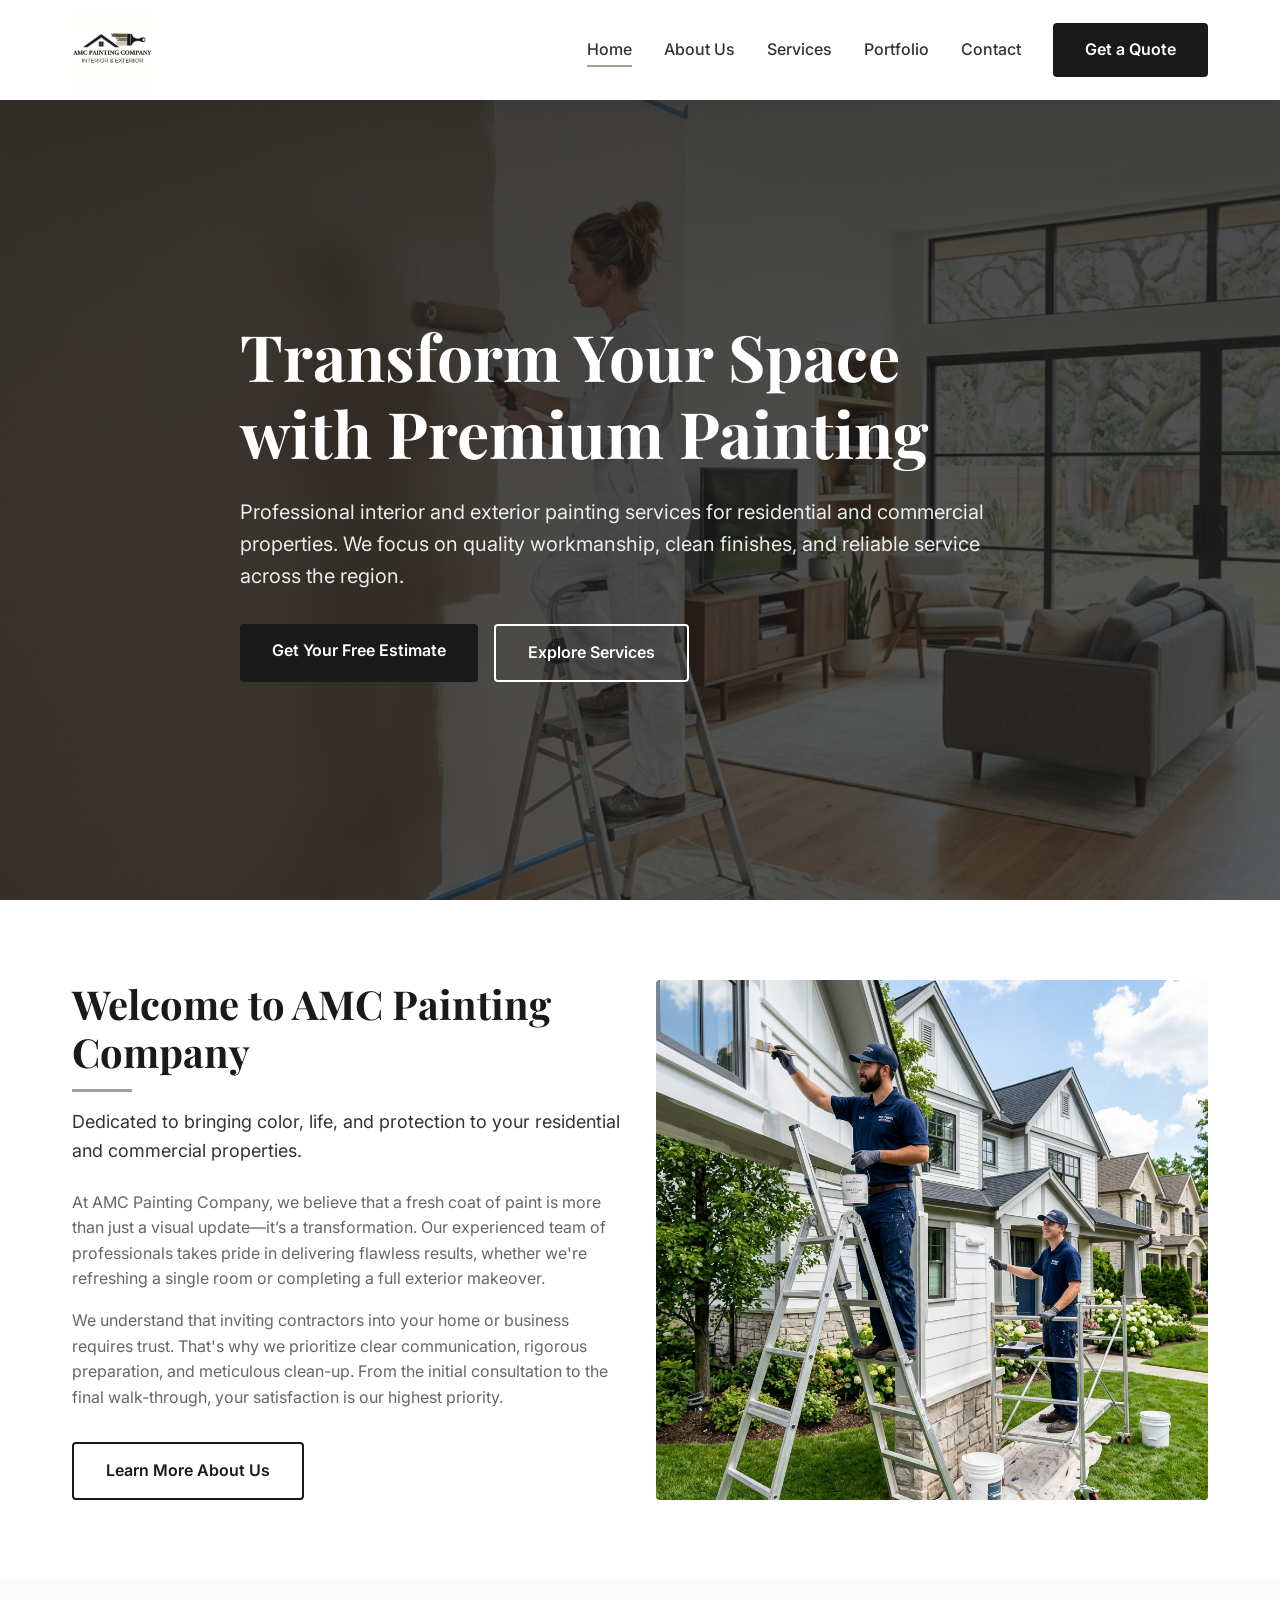
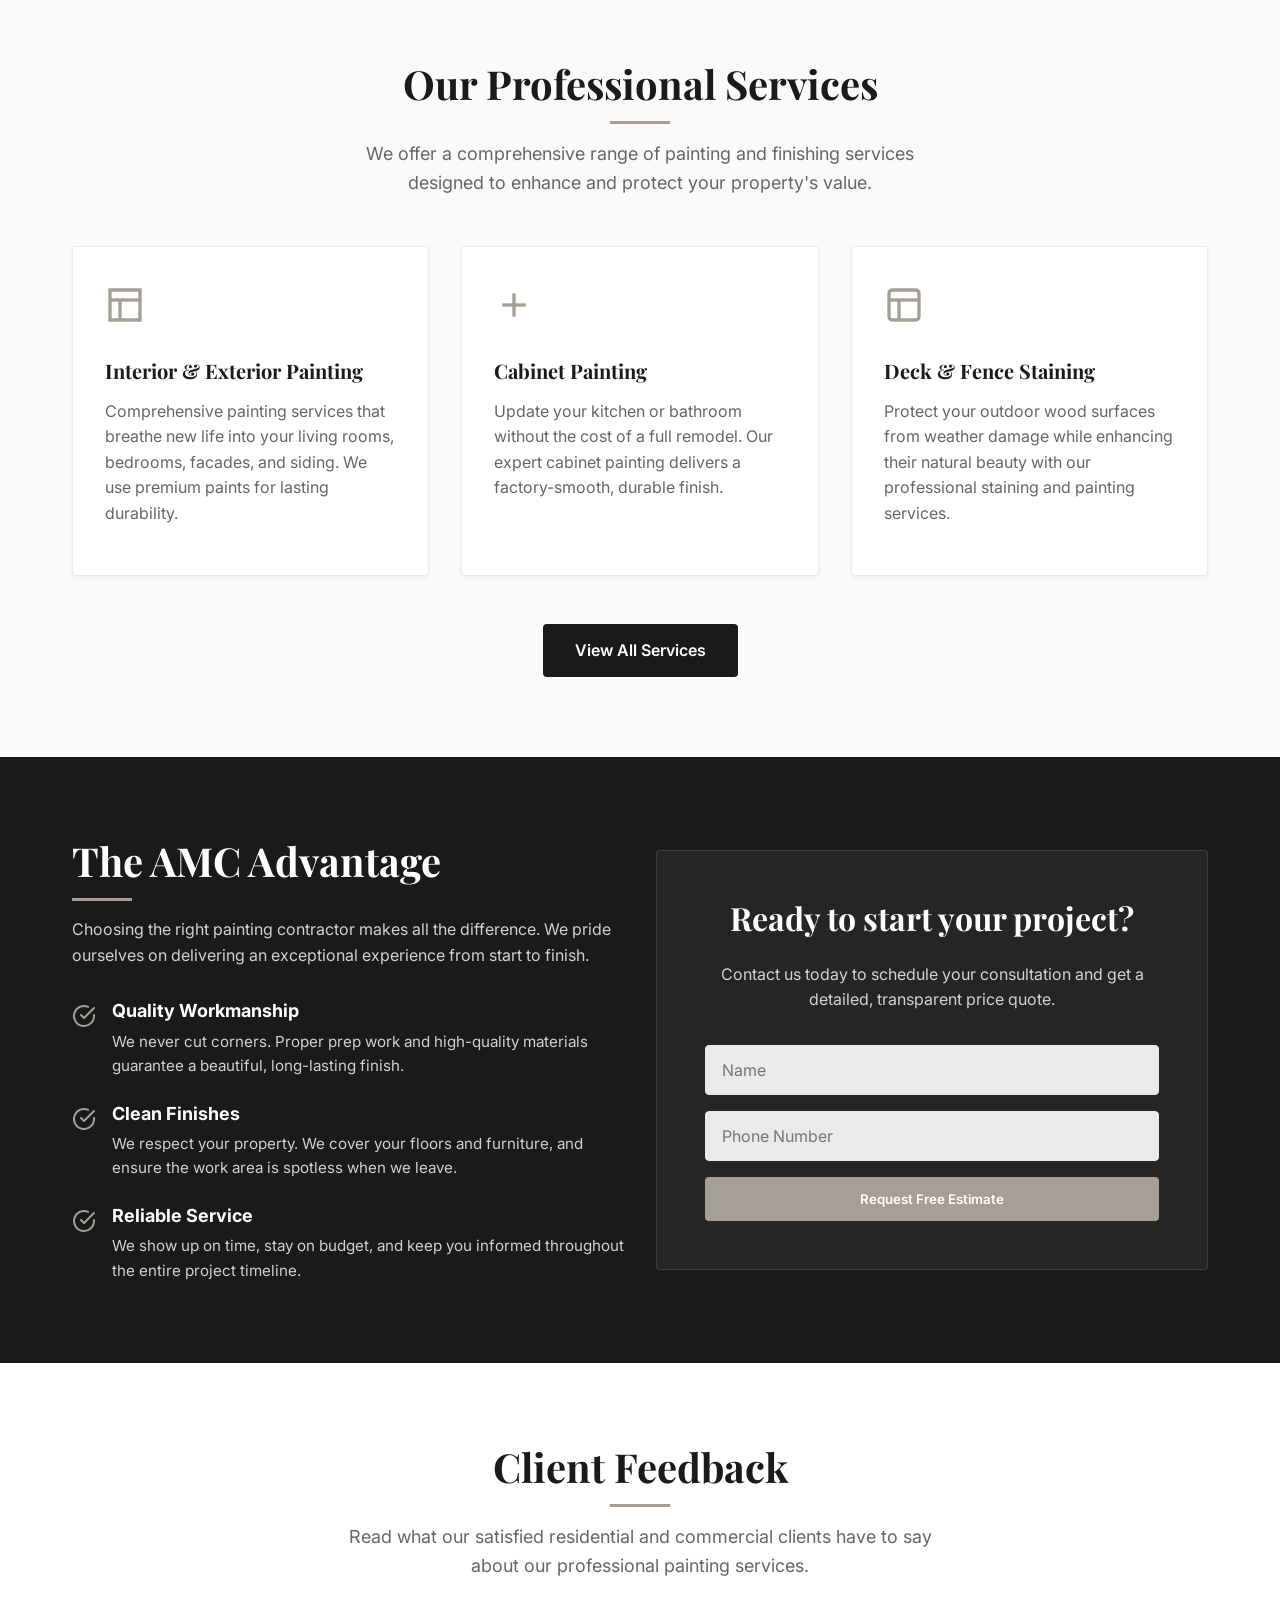
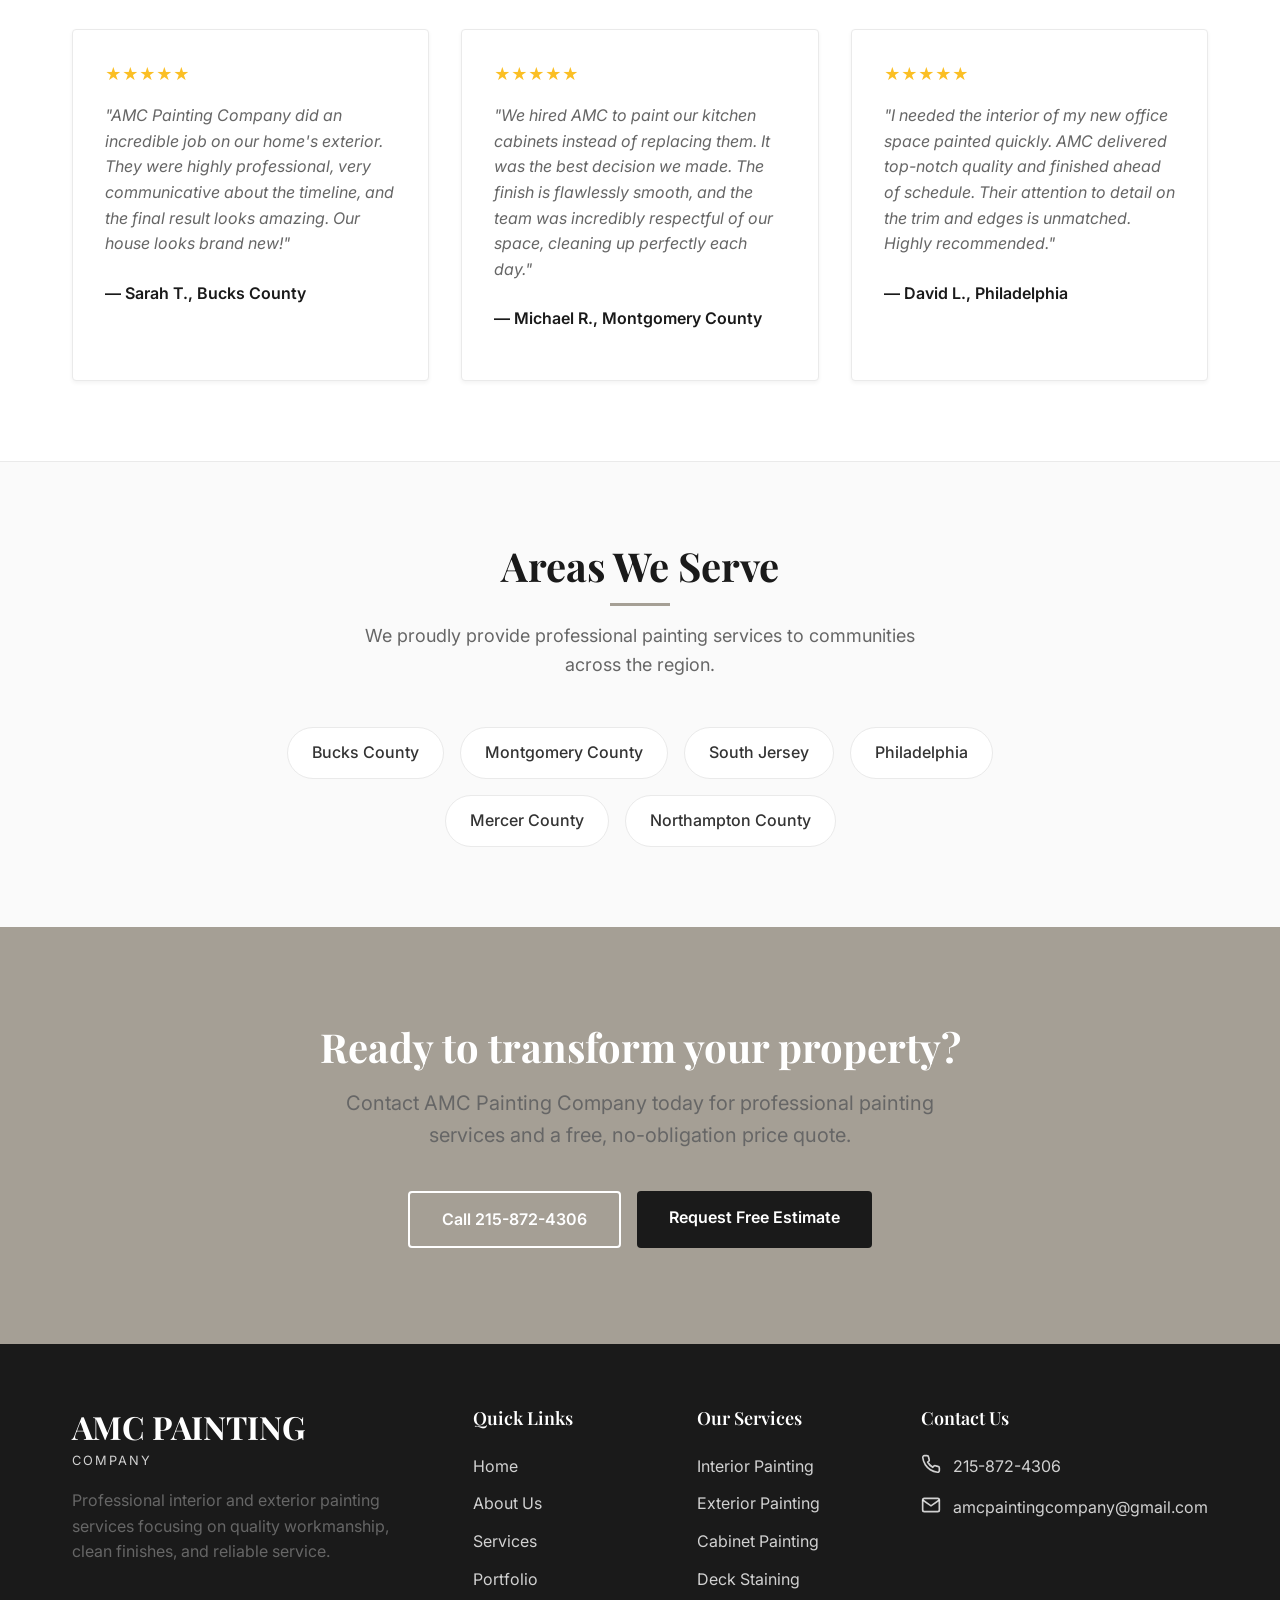
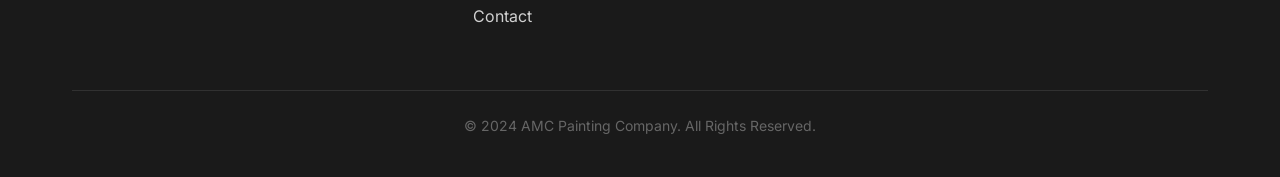
<file: index.html>
<!DOCTYPE html>
<html lang="en">
<head>
    <meta charset="UTF-8">
    <meta name="viewport" content="width=device-width, initial-scale=1.0">
    <meta name="description" content="AMC Painting Company offers professional interior and exterior painting services for residential and commercial properties across Bucks County, Montgomery County, and Philadelphia. Get your free estimate today!">
    <title>AMC Painting Company | Premium Interior & Exterior Painting</title>
    
    <!-- Google Fonts -->
    <link rel="preconnect" href="https://fonts.googleapis.com">
    <link rel="preconnect" href="https://fonts.gstatic.com" crossorigin>
    <link href="https://fonts.googleapis.com/css2?family=Inter:wght@400;500;600&family=Playfair+Display:wght@400;600;700&display=swap" rel="stylesheet">
    
    <!-- Custom CSS -->
    <link rel="stylesheet" href="css/style.css">
</head>
<body>

    <!-- Header Navigation -->
    <header>
        <div class="container nav-container">
            <a href="index.html" class="logo-container">
                <img src="logo.jpg" alt="AMC Painting Company Logo" class="logo-img">
            </a>
            
            <nav class="nav-links">
                <a href="index.html" class="nav-link">Home</a>
                <a href="about.html" class="nav-link">About Us</a>
                <a href="services.html" class="nav-link">Services</a>
                <a href="portfolio.html" class="nav-link">Portfolio</a>
                <a href="contact.html" class="nav-link">Contact</a>
                <a href="contact.html" class="btn btn-primary">Get a Quote</a>
            </nav>

            <button class="mobile-menu-btn" aria-label="Toggle navigation menu">
                <span></span>
                <span></span>
                <span></span>
            </button>
        </div>
    </header>

    <main>
        <!-- Hero Section -->
        <section class="hero">
            <div class="container">
                <div class="hero-content animate-on-scroll">
                    <h1 class="hero-title">Transform Your Space with Premium Painting</h1>
                    <p class="hero-subtitle">Professional interior and exterior painting services for residential and commercial properties. We focus on quality workmanship, clean finishes, and reliable service across the region.</p>
                    <div class="hero-buttons">
                        <a href="contact.html" class="btn btn-primary">Get Your Free Estimate</a>
                        <a href="services.html" class="btn btn-outline" style="border-color: white; color: white;">Explore Services</a>
                    </div>
                </div>
            </div>
        </section>

        <!-- Welcome / About Snippet Section -->
        <section class="section bg-surface">
            <div class="container">
                <div class="grid grid-2" style="align-items: center;">
                    <div class="about-content animate-on-scroll">
                        <h2 class="section-title left">Welcome to AMC Painting Company</h2>
                        <p style="font-size: 1.125rem; color: var(--text-main); margin-bottom: 1.5rem;">Dedicated to bringing color, life, and protection to your residential and commercial properties.</p>
                        <p>At AMC Painting Company, we believe that a fresh coat of paint is more than just a visual update—it’s a transformation. Our experienced team of professionals takes pride in delivering flawless results, whether we're refreshing a single room or completing a full exterior makeover.</p>
                        <p>We understand that inviting contractors into your home or business requires trust. That's why we prioritize clear communication, rigorous preparation, and meticulous clean-up. From the initial consultation to the final walk-through, your satisfaction is our highest priority.</p>
                        <a href="about.html" class="btn btn-outline" style="margin-top: 1rem;">Learn More About Us</a>
                    </div>
                    <div class="about-image animate-on-scroll delay-1" style="height: 100%; min-height: 400px; background-color: var(--accent); border-radius: var(--radius); position: relative; overflow: hidden;">
                        <img src="images/about-team.jpg" alt="AMC Painting Team at work" style="width: 100%; height: 100%; object-fit: cover; position: absolute; top: 0; left: 0;">
                    </div>
                </div>
            </div>
        </section>

        <!-- Core Services Section -->
        <section class="section bg-background">
            <div class="container">
                <div class="text-center animate-on-scroll">
                    <h2 class="section-title">Our Professional Services</h2>
                    <p class="section-subtitle">We offer a comprehensive range of painting and finishing services designed to enhance and protect your property's value.</p>
                </div>
                
                <div class="grid grid-3">
                    <div class="card animate-on-scroll">
                        <div class="card-icon">
                            <svg width="40" height="40" viewBox="0 0 24 24" fill="none" stroke="currentColor" stroke-width="2"><path d="M3 3h18v18H3z"/><path d="M3 9h18"/><path d="M9 21V9"/></svg>
                        </div>
                        <h3 class="card-title">Interior & Exterior Painting</h3>
                        <p>Comprehensive painting services that breathe new life into your living rooms, bedrooms, facades, and siding. We use premium paints for lasting durability.</p>
                    </div>
                    
                    <div class="card animate-on-scroll delay-1">
                        <div class="card-icon">
                            <svg width="40" height="40" viewBox="0 0 24 24" fill="none" stroke="currentColor" stroke-width="2"><path d="M19 12H5"/><path d="M12 19V5"/></svg>
                        </div>
                        <h3 class="card-title">Cabinet Painting</h3>
                        <p>Update your kitchen or bathroom without the cost of a full remodel. Our expert cabinet painting delivers a factory-smooth, durable finish.</p>
                    </div>

                    <div class="card animate-on-scroll delay-2">
                        <div class="card-icon">
                            <svg width="40" height="40" viewBox="0 0 24 24" fill="none" stroke="currentColor" stroke-width="2"><rect x="3" y="3" width="18" height="18" rx="2" ry="2"/><line x1="3" y1="9" x2="21" y2="9"/><line x1="9" y1="21" x2="9" y2="9"/></svg>
                        </div>
                        <h3 class="card-title">Deck & Fence Staining</h3>
                        <p>Protect your outdoor wood surfaces from weather damage while enhancing their natural beauty with our professional staining and painting services.</p>
                    </div>
                </div>
                
                <div class="text-center" style="margin-top: 3rem;">
                    <a href="services.html" class="btn btn-primary animate-on-scroll">View All Services</a>
                </div>
            </div>
        </section>

        <!-- Why Choose Us Section -->
        <section class="section bg-dark">
            <div class="container">
                <div class="grid grid-2" style="align-items: center;">
                    <div class="animate-on-scroll">
                        <h2 class="section-title left" style="color: white;">The AMC Advantage</h2>
                        <p style="margin-bottom: 2rem;">Choosing the right painting contractor makes all the difference. We pride ourselves on delivering an exceptional experience from start to finish.</p>
                        
                        <ul style="display: grid; gap: 1.5rem;">
                            <li style="display: flex; gap: 1rem; align-items: flex-start;">
                                <div style="color: var(--secondary); margin-top: 4px;">
                                    <svg width="24" height="24" viewBox="0 0 24 24" fill="none" stroke="currentColor" stroke-width="2" stroke-linecap="round" stroke-linejoin="round"><path d="M22 11.08V12a10 10 0 1 1-5.93-9.14"></path><polyline points="22 4 12 14.01 9 11.01"></polyline></svg>
                                </div>
                                <div>
                                    <h4 style="margin-bottom: 0.5rem; font-family: var(--font-body); font-size: 1.125rem;">Quality Workmanship</h4>
                                    <p style="margin-bottom: 0; font-size: 0.95rem;">We never cut corners. Proper prep work and high-quality materials guarantee a beautiful, long-lasting finish.</p>
                                </div>
                            </li>
                            <li style="display: flex; gap: 1rem; align-items: flex-start;">
                                <div style="color: var(--secondary); margin-top: 4px;">
                                    <svg width="24" height="24" viewBox="0 0 24 24" fill="none" stroke="currentColor" stroke-width="2" stroke-linecap="round" stroke-linejoin="round"><path d="M22 11.08V12a10 10 0 1 1-5.93-9.14"></path><polyline points="22 4 12 14.01 9 11.01"></polyline></svg>
                                </div>
                                <div>
                                    <h4 style="margin-bottom: 0.5rem; font-family: var(--font-body); font-size: 1.125rem;">Clean Finishes</h4>
                                    <p style="margin-bottom: 0; font-size: 0.95rem;">We respect your property. We cover your floors and furniture, and ensure the work area is spotless when we leave.</p>
                                </div>
                            </li>
                            <li style="display: flex; gap: 1rem; align-items: flex-start;">
                                <div style="color: var(--secondary); margin-top: 4px;">
                                    <svg width="24" height="24" viewBox="0 0 24 24" fill="none" stroke="currentColor" stroke-width="2" stroke-linecap="round" stroke-linejoin="round"><path d="M22 11.08V12a10 10 0 1 1-5.93-9.14"></path><polyline points="22 4 12 14.01 9 11.01"></polyline></svg>
                                </div>
                                <div>
                                    <h4 style="margin-bottom: 0.5rem; font-family: var(--font-body); font-size: 1.125rem;">Reliable Service</h4>
                                    <p style="margin-bottom: 0; font-size: 0.95rem;">We show up on time, stay on budget, and keep you informed throughout the entire project timeline.</p>
                                </div>
                            </li>
                        </ul>
                    </div>
                    <div class="animate-on-scroll delay-1" style="background: rgba(255,255,255,0.05); padding: 3rem; border-radius: var(--radius); border: 1px solid rgba(255,255,255,0.1);">
                        <h3 style="color: white; margin-bottom: 1.5rem; text-align: center;">Ready to start your project?</h3>
                        <p style="text-align: center; margin-bottom: 2rem;">Contact us today to schedule your consultation and get a detailed, transparent price quote.</p>
                        <form action="#" style="display: grid; gap: 1rem;">
                            <input type="text" placeholder="Name" class="form-control" style="background: rgba(255,255,255,0.9);">
                            <input type="tel" placeholder="Phone Number" class="form-control" style="background: rgba(255,255,255,0.9);">
                            <button type="button" class="btn btn-secondary" onclick="window.location.href='contact.html'">Request Free Estimate</button>
                        </form>
                    </div>
                </div>
            </div>
        </section>

        <!-- Testimonials / Reviews Section -->
        <section class="section bg-surface">
            <div class="container">
                <div class="text-center animate-on-scroll">
                    <h2 class="section-title">Client Feedback</h2>
                    <p class="section-subtitle">Read what our satisfied residential and commercial clients have to say about our professional painting services.</p>
                </div>
                
                <div class="grid grid-3">
                    <div class="card review-card animate-on-scroll">
                        <div class="review-stars">★★★★★</div>
                        <p class="review-text">"AMC Painting Company did an incredible job on our home's exterior. They were highly professional, very communicative about the timeline, and the final result looks amazing. Our house looks brand new!"</p>
                        <p class="review-author">— Sarah T., Bucks County</p>
                    </div>
                    <div class="card review-card animate-on-scroll delay-1">
                        <div class="review-stars">★★★★★</div>
                        <p class="review-text">"We hired AMC to paint our kitchen cabinets instead of replacing them. It was the best decision we made. The finish is flawlessly smooth, and the team was incredibly respectful of our space, cleaning up perfectly each day."</p>
                        <p class="review-author">— Michael R., Montgomery County</p>
                    </div>
                    <div class="card review-card animate-on-scroll delay-2">
                        <div class="review-stars">★★★★★</div>
                        <p class="review-text">"I needed the interior of my new office space painted quickly. AMC delivered top-notch quality and finished ahead of schedule. Their attention to detail on the trim and edges is unmatched. Highly recommended."</p>
                        <p class="review-author">— David L., Philadelphia</p>
                    </div>
                </div>
            </div>
        </section>

        <!-- Areas We Serve -->
        <section class="section bg-background" style="border-top: 1px solid var(--border);">
            <div class="container">
                <div class="text-center animate-on-scroll">
                    <h2 class="section-title">Areas We Serve</h2>
                    <p class="section-subtitle">We proudly provide professional painting services to communities across the region.</p>
                    
                    <div style="display: flex; flex-wrap: wrap; justify-content: center; gap: 1rem; max-width: 800px; margin: 0 auto;">
                        <span style="background: var(--surface); padding: 0.75rem 1.5rem; border-radius: 30px; border: 1px solid var(--border); font-weight: 500;">Bucks County</span>
                        <span style="background: var(--surface); padding: 0.75rem 1.5rem; border-radius: 30px; border: 1px solid var(--border); font-weight: 500;">Montgomery County</span>
                        <span style="background: var(--surface); padding: 0.75rem 1.5rem; border-radius: 30px; border: 1px solid var(--border); font-weight: 500;">South Jersey</span>
                        <span style="background: var(--surface); padding: 0.75rem 1.5rem; border-radius: 30px; border: 1px solid var(--border); font-weight: 500;">Philadelphia</span>
                        <span style="background: var(--surface); padding: 0.75rem 1.5rem; border-radius: 30px; border: 1px solid var(--border); font-weight: 500;">Mercer County</span>
                        <span style="background: var(--surface); padding: 0.75rem 1.5rem; border-radius: 30px; border: 1px solid var(--border); font-weight: 500;">Northampton County</span>
                    </div>
                </div>
            </div>
        </section>

        <!-- Final CTA -->
        <section class="cta-section">
            <div class="container animate-on-scroll">
                <h2>Ready to transform your property?</h2>
                <p style="font-size: 1.25rem; margin-bottom: 2.5rem; max-width: 600px; margin-left: auto; margin-right: auto;">Contact AMC Painting Company today for professional painting services and a free, no-obligation price quote.</p>
                <div style="display: flex; justify-content: center; gap: 1rem; flex-wrap: wrap;">
                    <a href="tel:215-872-4306" class="btn btn-outline" style="border-color: white; color: white;">Call 215-872-4306</a>
                    <a href="contact.html" class="btn" style="background-color: var(--primary); color: white;">Request Free Estimate</a>
                </div>
            </div>
        </section>
    </main>

    <!-- Footer -->
    <footer>
        <div class="container">
            <div class="footer-grid">
                <div>
                    <div class="footer-logo">
                        <!-- Normally an image, using text for fallback in footer if logo is dark -->
                        <h3 style="color: white; font-family: var(--font-heading); margin-bottom: 0;">AMC PAINTING</h3>
                        <span style="font-family: var(--font-body); font-size: 0.8rem; letter-spacing: 2px;">COMPANY</span>
                    </div>
                    <p class="footer-desc">Professional interior and exterior painting services focusing on quality workmanship, clean finishes, and reliable service.</p>
                </div>
                
                <div>
                    <h4 class="footer-heading">Quick Links</h4>
                    <ul class="footer-links">
                        <li><a href="index.html">Home</a></li>
                        <li><a href="about.html">About Us</a></li>
                        <li><a href="services.html">Services</a></li>
                        <li><a href="portfolio.html">Portfolio</a></li>
                        <li><a href="contact.html">Contact</a></li>
                    </ul>
                </div>
                
                <div>
                    <h4 class="footer-heading">Our Services</h4>
                    <ul class="footer-links">
                        <li><a href="services.html">Interior Painting</a></li>
                        <li><a href="services.html">Exterior Painting</a></li>
                        <li><a href="services.html">Cabinet Painting</a></li>
                        <li><a href="services.html">Deck Staining</a></li>
                    </ul>
                </div>
                
                <div>
                    <h4 class="footer-heading">Contact Us</h4>
                    <ul class="footer-contact">
                        <li>
                            <svg width="20" height="20" viewBox="0 0 24 24" fill="none" stroke="currentColor" stroke-width="2"><path d="M22 16.92v3a2 2 0 0 1-2.18 2 19.79 19.79 0 0 1-8.63-3.07 19.5 19.5 0 0 1-6-6 19.79 19.79 0 0 1-3.07-8.67A2 2 0 0 1 4.11 2h3a2 2 0 0 1 2 1.72 12.84 12.84 0 0 0 .7 2.81 2 2 0 0 1-.45 2.11L8.09 9.91a16 16 0 0 0 6 6l1.27-1.27a2 2 0 0 1 2.11-.45 12.84 12.84 0 0 0 2.81.7A2 2 0 0 1 22 16.92z"/></svg>
                            215-872-4306
                        </li>
                        <li>
                            <svg width="20" height="20" viewBox="0 0 24 24" fill="none" stroke="currentColor" stroke-width="2"><path d="M4 4h16c1.1 0 2 .9 2 2v12c0 1.1-.9 2-2 2H4c-1.1 0-2-.9-2-2V6c0-1.1.9-2 2-2z"/><polyline points="22,6 12,13 2,6"/></svg>
                            amcpaintingcompany@gmail.com
                        </li>
                    </ul>
                </div>
            </div>
            
            <div class="footer-bottom">
                <p>&copy; 2024 AMC Painting Company. All Rights Reserved.</p>
            </div>
        </div>
    </footer>

    <!-- Custom JS -->
    <script src="js/script.js"></script>
</body>
</html>
</file>
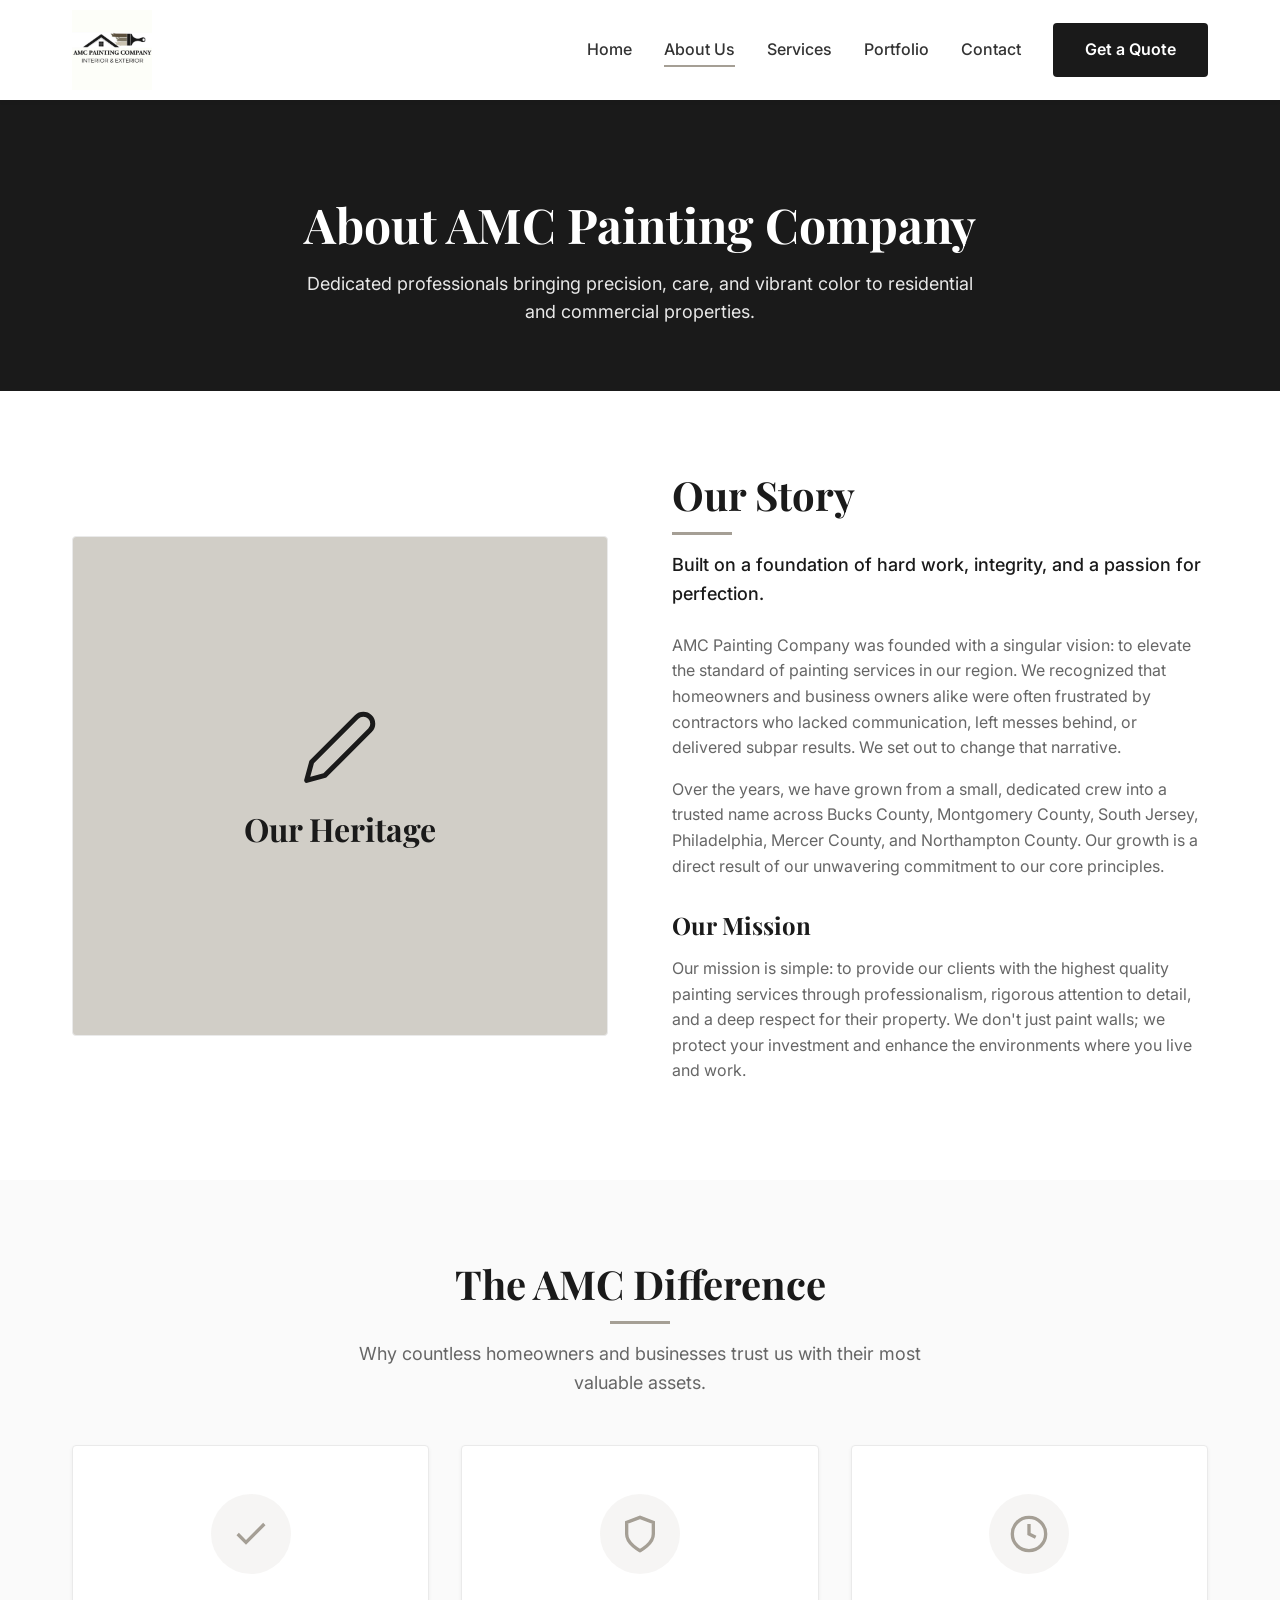
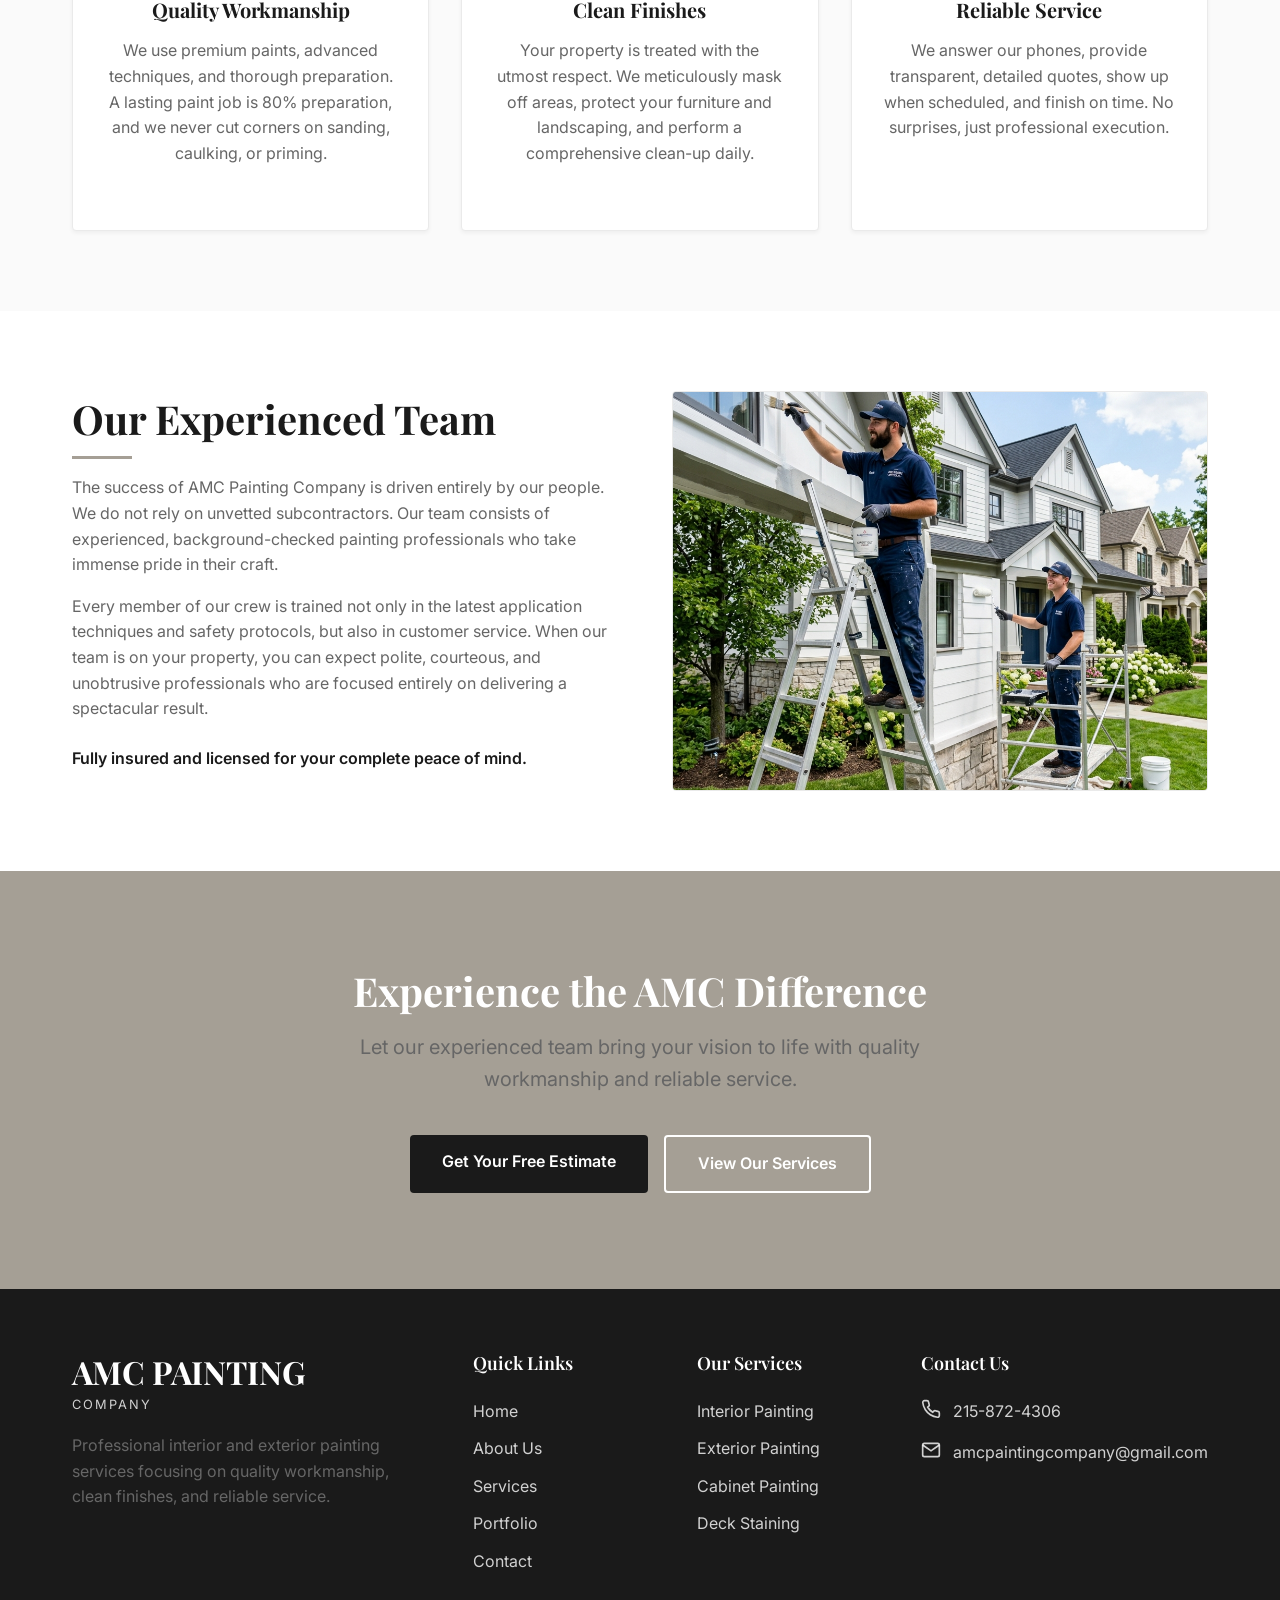
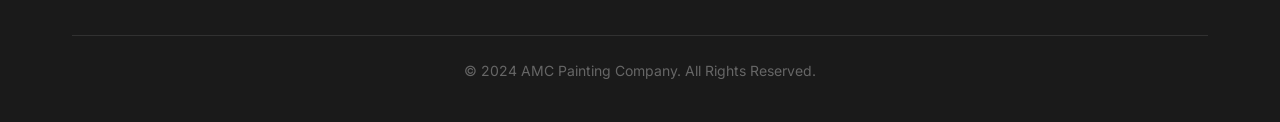
<file: about.html>
<!DOCTYPE html>
<html lang="en">
<head>
    <meta charset="UTF-8">
    <meta name="viewport" content="width=device-width, initial-scale=1.0">
    <meta name="description" content="Learn about AMC Painting Company. We provide top-tier interior and exterior painting services with a focus on quality workmanship and clean finishes.">
    <title>About Us | AMC Painting Company</title>
    
    <!-- Google Fonts -->
    <link rel="preconnect" href="https://fonts.googleapis.com">
    <link rel="preconnect" href="https://fonts.gstatic.com" crossorigin>
    <link href="https://fonts.googleapis.com/css2?family=Inter:wght@400;500;600&family=Playfair+Display:wght@400;600;700&display=swap" rel="stylesheet">
    
    <!-- Custom CSS -->
    <link rel="stylesheet" href="css/style.css">
</head>
<body>

    <!-- Header Navigation -->
    <header>
        <div class="container nav-container">
            <a href="index.html" class="logo-container">
                <img src="logo.jpg" alt="AMC Painting Company Logo" class="logo-img">
            </a>
            
            <nav class="nav-links">
                <a href="index.html" class="nav-link">Home</a>
                <a href="about.html" class="nav-link active">About Us</a>
                <a href="services.html" class="nav-link">Services</a>
                <a href="portfolio.html" class="nav-link">Portfolio</a>
                <a href="contact.html" class="nav-link">Contact</a>
                <a href="contact.html" class="btn btn-primary">Get a Quote</a>
            </nav>

            <button class="mobile-menu-btn" aria-label="Toggle navigation menu">
                <span></span>
                <span></span>
                <span></span>
            </button>
        </div>
    </header>

    <main>
        <!-- Page Hero -->
        <section class="page-hero">
            <div class="container animate-on-scroll">
                <h1 class="page-hero-title">About AMC Painting Company</h1>
                <p class="section-subtitle" style="color: rgba(255,255,255,0.9); max-width: 700px; margin: 0 auto;">Dedicated professionals bringing precision, care, and vibrant color to residential and commercial properties.</p>
            </div>
        </section>

        <!-- Our Story / Mission -->
        <section class="section bg-surface">
            <div class="container">
                <div class="grid grid-2" style="align-items: center; gap: 4rem;">
                    <div class="animate-on-scroll">
                        <div style="width: 100%; height: 500px; background-color: var(--accent); border-radius: var(--radius); position: relative; overflow: hidden; display: flex; align-items: center; justify-content: center; border: 1px solid var(--border);">
                            <div style="text-align: center; color: var(--primary);">
                                <svg width="80" height="80" viewBox="0 0 24 24" fill="none" stroke="currentColor" stroke-width="1.5" stroke-linecap="round" stroke-linejoin="round" style="margin-bottom: 1rem;"><path d="M17 3a2.828 2.828 0 1 1 4 4L7.5 20.5 2 22l1.5-5.5L17 3z"></path></svg>
                                <h3>Our Heritage</h3>
                            </div>
                        </div>
                    </div>
                    
                    <div class="animate-on-scroll delay-1">
                        <h2 class="section-title left">Our Story</h2>
                        <p style="font-size: 1.125rem; font-weight: 500; color: var(--primary); margin-bottom: 1.5rem;">Built on a foundation of hard work, integrity, and a passion for perfection.</p>
                        
                        <p>AMC Painting Company was founded with a singular vision: to elevate the standard of painting services in our region. We recognized that homeowners and business owners alike were often frustrated by contractors who lacked communication, left messes behind, or delivered subpar results. We set out to change that narrative.</p>
                        
                        <p>Over the years, we have grown from a small, dedicated crew into a trusted name across Bucks County, Montgomery County, South Jersey, Philadelphia, Mercer County, and Northampton County. Our growth is a direct result of our unwavering commitment to our core principles.</p>
                        
                        <h3 style="margin-top: 2rem; font-size: 1.5rem;">Our Mission</h3>
                        <p>Our mission is simple: to provide our clients with the highest quality painting services through professionalism, rigorous attention to detail, and a deep respect for their property. We don't just paint walls; we protect your investment and enhance the environments where you live and work.</p>
                    </div>
                </div>
            </div>
        </section>

        <!-- The AMC Difference -->
        <section class="section bg-background">
            <div class="container">
                <div class="text-center animate-on-scroll">
                    <h2 class="section-title">The AMC Difference</h2>
                    <p class="section-subtitle">Why countless homeowners and businesses trust us with their most valuable assets.</p>
                </div>
                
                <div class="grid grid-3" style="margin-top: 3rem;">
                    <div class="card animate-on-scroll" style="text-align: center; padding: 3rem 2rem;">
                        <div style="width: 80px; height: 80px; border-radius: 50%; background-color: rgba(165, 159, 149, 0.1); display: flex; align-items: center; justify-content: center; margin: 0 auto 1.5rem; color: var(--secondary);">
                            <svg width="40" height="40" viewBox="0 0 24 24" fill="none" stroke="currentColor" stroke-width="2"><polyline points="20 6 9 17 4 12"></polyline></svg>
                        </div>
                        <h3 class="card-title">Quality Workmanship</h3>
                        <p>We use premium paints, advanced techniques, and thorough preparation. A lasting paint job is 80% preparation, and we never cut corners on sanding, caulking, or priming.</p>
                    </div>
                    
                    <div class="card animate-on-scroll delay-1" style="text-align: center; padding: 3rem 2rem;">
                        <div style="width: 80px; height: 80px; border-radius: 50%; background-color: rgba(165, 159, 149, 0.1); display: flex; align-items: center; justify-content: center; margin: 0 auto 1.5rem; color: var(--secondary);">
                            <svg width="40" height="40" viewBox="0 0 24 24" fill="none" stroke="currentColor" stroke-width="2"><path d="M12 22s8-4 8-10V5l-8-3-8 3v7c0 6 8 10 8 10z"></path></svg>
                        </div>
                        <h3 class="card-title">Clean Finishes</h3>
                        <p>Your property is treated with the utmost respect. We meticulously mask off areas, protect your furniture and landscaping, and perform a comprehensive clean-up daily.</p>
                    </div>

                    <div class="card animate-on-scroll delay-2" style="text-align: center; padding: 3rem 2rem;">
                        <div style="width: 80px; height: 80px; border-radius: 50%; background-color: rgba(165, 159, 149, 0.1); display: flex; align-items: center; justify-content: center; margin: 0 auto 1.5rem; color: var(--secondary);">
                            <svg width="40" height="40" viewBox="0 0 24 24" fill="none" stroke="currentColor" stroke-width="2"><circle cx="12" cy="12" r="10"></circle><polyline points="12 6 12 12 16 14"></polyline></svg>
                        </div>
                        <h3 class="card-title">Reliable Service</h3>
                        <p>We answer our phones, provide transparent, detailed quotes, show up when scheduled, and finish on time. No surprises, just professional execution.</p>
                    </div>
                </div>
            </div>
        </section>

        <!-- Our Team Section (General) -->
        <section class="section bg-surface">
            <div class="container">
                <div class="grid grid-2" style="align-items: center; gap: 4rem;">
                    <div class="animate-on-scroll">
                        <h2 class="section-title left">Our Experienced Team</h2>
                        <p>The success of AMC Painting Company is driven entirely by our people. We do not rely on unvetted subcontractors. Our team consists of experienced, background-checked painting professionals who take immense pride in their craft.</p>
                        
                        <p>Every member of our crew is trained not only in the latest application techniques and safety protocols, but also in customer service. When our team is on your property, you can expect polite, courteous, and unobtrusive professionals who are focused entirely on delivering a spectacular result.</p>
                        
                        <p style="font-weight: 600; color: var(--primary); margin-top: 1.5rem;">Fully insured and licensed for your complete peace of mind.</p>
                    </div>
                    
                    <div class="animate-on-scroll delay-1">
                        <div style="width: 100%; height: 400px; background-color: var(--background); border-radius: var(--radius); position: relative; overflow: hidden; border: 1px solid var(--border);">
                            <img src="images/about-team.jpg" alt="Our Dedicated Painting Professionals" style="width: 100%; height: 100%; object-fit: cover; position: absolute; top: 0; left: 0;">
                        </div>
                    </div>
                </div>
            </div>
        </section>

        <!-- Final CTA -->
        <section class="cta-section">
            <div class="container animate-on-scroll">
                <h2>Experience the AMC Difference</h2>
                <p style="font-size: 1.25rem; margin-bottom: 2.5rem; max-width: 600px; margin-left: auto; margin-right: auto;">Let our experienced team bring your vision to life with quality workmanship and reliable service.</p>
                <div style="display: flex; justify-content: center; gap: 1rem; flex-wrap: wrap;">
                    <a href="contact.html" class="btn" style="background-color: var(--primary); color: white;">Get Your Free Estimate</a>
                    <a href="services.html" class="btn btn-outline" style="border-color: white; color: white;">View Our Services</a>
                </div>
            </div>
        </section>
    </main>

    <!-- Footer -->
    <footer>
        <div class="container">
            <div class="footer-grid">
                <div>
                    <div class="footer-logo">
                        <h3 style="color: white; font-family: var(--font-heading); margin-bottom: 0;">AMC PAINTING</h3>
                        <span style="font-family: var(--font-body); font-size: 0.8rem; letter-spacing: 2px;">COMPANY</span>
                    </div>
                    <p class="footer-desc">Professional interior and exterior painting services focusing on quality workmanship, clean finishes, and reliable service.</p>
                </div>
                
                <div>
                    <h4 class="footer-heading">Quick Links</h4>
                    <ul class="footer-links">
                        <li><a href="index.html">Home</a></li>
                        <li><a href="about.html">About Us</a></li>
                        <li><a href="services.html">Services</a></li>
                        <li><a href="portfolio.html">Portfolio</a></li>
                        <li><a href="contact.html">Contact</a></li>
                    </ul>
                </div>
                
                <div>
                    <h4 class="footer-heading">Our Services</h4>
                    <ul class="footer-links">
                        <li><a href="services.html">Interior Painting</a></li>
                        <li><a href="services.html">Exterior Painting</a></li>
                        <li><a href="services.html">Cabinet Painting</a></li>
                        <li><a href="services.html">Deck Staining</a></li>
                    </ul>
                </div>
                
                <div>
                    <h4 class="footer-heading">Contact Us</h4>
                    <ul class="footer-contact">
                        <li>
                            <svg width="20" height="20" viewBox="0 0 24 24" fill="none" stroke="currentColor" stroke-width="2"><path d="M22 16.92v3a2 2 0 0 1-2.18 2 19.79 19.79 0 0 1-8.63-3.07 19.5 19.5 0 0 1-6-6 19.79 19.79 0 0 1-3.07-8.67A2 2 0 0 1 4.11 2h3a2 2 0 0 1 2 1.72 12.84 12.84 0 0 0 .7 2.81 2 2 0 0 1-.45 2.11L8.09 9.91a16 16 0 0 0 6 6l1.27-1.27a2 2 0 0 1 2.11-.45 12.84 12.84 0 0 0 2.81.7A2 2 0 0 1 22 16.92z"/></svg>
                            215-872-4306
                        </li>
                        <li>
                            <svg width="20" height="20" viewBox="0 0 24 24" fill="none" stroke="currentColor" stroke-width="2"><path d="M4 4h16c1.1 0 2 .9 2 2v12c0 1.1-.9 2-2 2H4c-1.1 0-2-.9-2-2V6c0-1.1.9-2 2-2z"/><polyline points="22,6 12,13 2,6"/></svg>
                            amcpaintingcompany@gmail.com
                        </li>
                    </ul>
                </div>
            </div>
            
            <div class="footer-bottom">
                <p>&copy; 2024 AMC Painting Company. All Rights Reserved.</p>
            </div>
        </div>
    </footer>

    <!-- Custom JS -->
    <script src="js/script.js"></script>
</body>
</html>
</file>
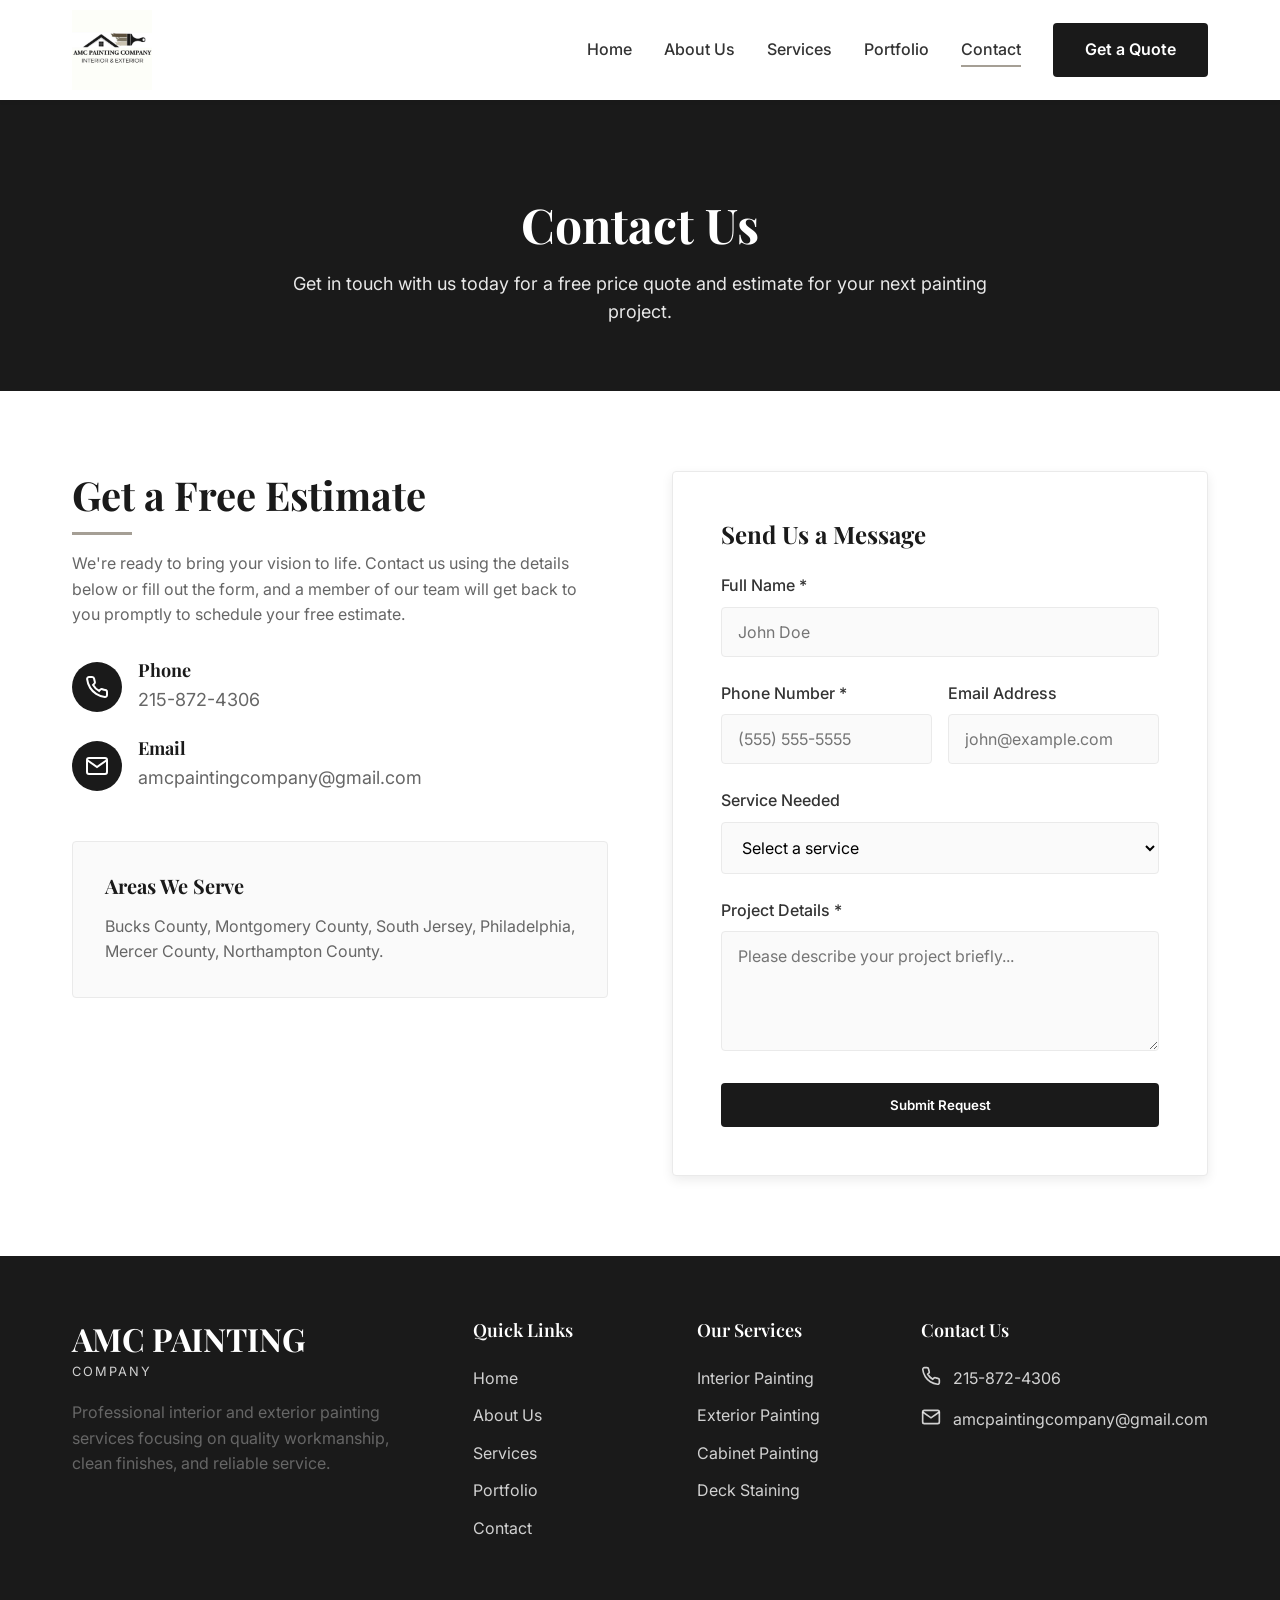
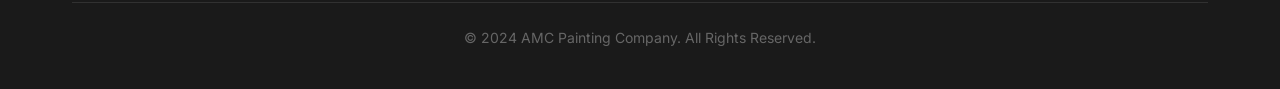
<file: contact.html>
<!DOCTYPE html>
<html lang="en">
<head>
    <meta charset="UTF-8">
    <meta name="viewport" content="width=device-width, initial-scale=1.0">
    <meta name="description" content="Contact AMC Painting Company today for a free estimate on your residential or commercial painting project.">
    <title>Contact Us | AMC Painting Company</title>
    
    <!-- Google Fonts -->
    <link rel="preconnect" href="https://fonts.googleapis.com">
    <link rel="preconnect" href="https://fonts.gstatic.com" crossorigin>
    <link href="https://fonts.googleapis.com/css2?family=Inter:wght@400;500;600&family=Playfair+Display:wght@400;600;700&display=swap" rel="stylesheet">
    
    <!-- Custom CSS -->
    <link rel="stylesheet" href="css/style.css">
</head>
<body>

    <!-- Header Navigation -->
    <header>
        <div class="container nav-container">
            <a href="index.html" class="logo-container">
                <img src="logo.jpg" alt="AMC Painting Company Logo" class="logo-img">
            </a>
            
            <nav class="nav-links">
                <a href="index.html" class="nav-link">Home</a>
                <a href="about.html" class="nav-link">About Us</a>
                <a href="services.html" class="nav-link">Services</a>
                <a href="portfolio.html" class="nav-link">Portfolio</a>
                <a href="contact.html" class="nav-link active">Contact</a>
                <a href="contact.html" class="btn btn-primary">Get a Quote</a>
            </nav>

            <button class="mobile-menu-btn" aria-label="Toggle navigation menu">
                <span></span>
                <span></span>
                <span></span>
            </button>
        </div>
    </header>

    <main>
        <!-- Page Hero -->
        <section class="page-hero">
            <div class="container animate-on-scroll">
                <h1 class="page-hero-title">Contact Us</h1>
                <p class="section-subtitle" style="color: rgba(255,255,255,0.9); max-width: 700px; margin: 0 auto;">Get in touch with us today for a free price quote and estimate for your next painting project.</p>
            </div>
        </section>

        <!-- Contact Form & Info -->
        <section class="section bg-surface">
            <div class="container">
                <div class="grid grid-2" style="gap: 4rem;">
                    
                    <!-- Contact Info -->
                    <div class="animate-on-scroll">
                        <h2 class="section-title left">Get a Free Estimate</h2>
                        <p style="margin-bottom: 2rem;">We're ready to bring your vision to life. Contact us using the details below or fill out the form, and a member of our team will get back to you promptly to schedule your free estimate.</p>
                        
                        <div style="display: grid; gap: 1.5rem; margin-bottom: 3rem;">
                            <div style="display: flex; gap: 1rem; align-items: center;">
                                <div style="width: 50px; height: 50px; border-radius: 50%; background-color: var(--primary); color: white; display: flex; align-items: center; justify-content: center;">
                                    <svg width="24" height="24" viewBox="0 0 24 24" fill="none" stroke="currentColor" stroke-width="2"><path d="M22 16.92v3a2 2 0 0 1-2.18 2 19.79 19.79 0 0 1-8.63-3.07 19.5 19.5 0 0 1-6-6 19.79 19.79 0 0 1-3.07-8.67A2 2 0 0 1 4.11 2h3a2 2 0 0 1 2 1.72 12.84 12.84 0 0 0 .7 2.81 2 2 0 0 1-.45 2.11L8.09 9.91a16 16 0 0 0 6 6l1.27-1.27a2 2 0 0 1 2.11-.45 12.84 12.84 0 0 0 2.81.7A2 2 0 0 1 22 16.92z"/></svg>
                                </div>
                                <div>
                                    <h4 style="margin-bottom: 0.25rem; font-size: 1.125rem;">Phone</h4>
                                    <a href="tel:215-872-4306" style="color: var(--text-muted); font-size: 1.125rem;">215-872-4306</a>
                                </div>
                            </div>
                            
                            <div style="display: flex; gap: 1rem; align-items: center;">
                                <div style="width: 50px; height: 50px; border-radius: 50%; background-color: var(--primary); color: white; display: flex; align-items: center; justify-content: center;">
                                    <svg width="24" height="24" viewBox="0 0 24 24" fill="none" stroke="currentColor" stroke-width="2"><path d="M4 4h16c1.1 0 2 .9 2 2v12c0 1.1-.9 2-2 2H4c-1.1 0-2-.9-2-2V6c0-1.1.9-2 2-2z"/><polyline points="22,6 12,13 2,6"/></svg>
                                </div>
                                <div>
                                    <h4 style="margin-bottom: 0.25rem; font-size: 1.125rem;">Email</h4>
                                    <a href="mailto:amcpaintingcompany@gmail.com" style="color: var(--text-muted); font-size: 1.125rem;">amcpaintingcompany@gmail.com</a>
                                </div>
                            </div>
                        </div>

                        <div style="padding: 2rem; background-color: var(--background); border-radius: var(--radius); border: 1px solid var(--border);">
                            <h4 style="margin-bottom: 1rem; font-size: 1.25rem;">Areas We Serve</h4>
                            <p style="color: var(--text-muted); margin-bottom: 0;">Bucks County, Montgomery County, South Jersey, Philadelphia, Mercer County, Northampton County.</p>
                        </div>
                    </div>

                    <!-- Contact Form -->
                    <div class="animate-on-scroll delay-1" style="background-color: var(--surface); padding: 3rem; border-radius: var(--radius); box-shadow: var(--shadow-md); border: 1px solid var(--border);">
                        <h3 style="margin-bottom: 1.5rem; font-size: 1.5rem;">Send Us a Message</h3>
                        <form id="contactForm">
                            <div class="form-group">
                                <label for="name" class="form-label">Full Name *</label>
                                <input type="text" id="name" class="form-control" required placeholder="John Doe">
                            </div>
                            
                            <div class="grid grid-2" style="gap: 1rem;">
                                <div class="form-group">
                                    <label for="phone" class="form-label">Phone Number *</label>
                                    <input type="tel" id="phone" class="form-control" required placeholder="(555) 555-5555">
                                </div>
                                <div class="form-group">
                                    <label for="email" class="form-label">Email Address</label>
                                    <input type="email" id="email" class="form-control" placeholder="john@example.com">
                                </div>
                            </div>

                            <div class="form-group">
                                <label for="service" class="form-label">Service Needed</label>
                                <select id="service" class="form-control">
                                    <option value="" disabled selected>Select a service</option>
                                    <option value="interior">Interior Painting</option>
                                    <option value="exterior">Exterior Painting</option>
                                    <option value="cabinets">Cabinet Painting</option>
                                    <option value="deck">Deck & Fence Staining</option>
                                    <option value="other">Other (Please specify below)</option>
                                </select>
                            </div>

                            <div class="form-group">
                                <label for="message" class="form-label">Project Details *</label>
                                <textarea id="message" class="form-control" required placeholder="Please describe your project briefly..."></textarea>
                            </div>

                            <button type="submit" class="btn btn-primary" style="width: 100%;">Submit Request</button>
                        </form>
                    </div>

                </div>
            </div>
        </section>

    </main>

    <!-- Footer -->
    <footer>
        <div class="container">
            <div class="footer-grid">
                <div>
                    <div class="footer-logo">
                        <h3 style="color: white; font-family: var(--font-heading); margin-bottom: 0;">AMC PAINTING</h3>
                        <span style="font-family: var(--font-body); font-size: 0.8rem; letter-spacing: 2px;">COMPANY</span>
                    </div>
                    <p class="footer-desc">Professional interior and exterior painting services focusing on quality workmanship, clean finishes, and reliable service.</p>
                </div>
                
                <div>
                    <h4 class="footer-heading">Quick Links</h4>
                    <ul class="footer-links">
                        <li><a href="index.html">Home</a></li>
                        <li><a href="about.html">About Us</a></li>
                        <li><a href="services.html">Services</a></li>
                        <li><a href="portfolio.html">Portfolio</a></li>
                        <li><a href="contact.html">Contact</a></li>
                    </ul>
                </div>
                
                <div>
                    <h4 class="footer-heading">Our Services</h4>
                    <ul class="footer-links">
                        <li><a href="services.html">Interior Painting</a></li>
                        <li><a href="services.html">Exterior Painting</a></li>
                        <li><a href="services.html">Cabinet Painting</a></li>
                        <li><a href="services.html">Deck Staining</a></li>
                    </ul>
                </div>
                
                <div>
                    <h4 class="footer-heading">Contact Us</h4>
                    <ul class="footer-contact">
                        <li>
                            <svg width="20" height="20" viewBox="0 0 24 24" fill="none" stroke="currentColor" stroke-width="2"><path d="M22 16.92v3a2 2 0 0 1-2.18 2 19.79 19.79 0 0 1-8.63-3.07 19.5 19.5 0 0 1-6-6 19.79 19.79 0 0 1-3.07-8.67A2 2 0 0 1 4.11 2h3a2 2 0 0 1 2 1.72 12.84 12.84 0 0 0 .7 2.81 2 2 0 0 1-.45 2.11L8.09 9.91a16 16 0 0 0 6 6l1.27-1.27a2 2 0 0 1 2.11-.45 12.84 12.84 0 0 0 2.81.7A2 2 0 0 1 22 16.92z"/></svg>
                            215-872-4306
                        </li>
                        <li>
                            <svg width="20" height="20" viewBox="0 0 24 24" fill="none" stroke="currentColor" stroke-width="2"><path d="M4 4h16c1.1 0 2 .9 2 2v12c0 1.1-.9 2-2 2H4c-1.1 0-2-.9-2-2V6c0-1.1.9-2 2-2z"/><polyline points="22,6 12,13 2,6"/></svg>
                            amcpaintingcompany@gmail.com
                        </li>
                    </ul>
                </div>
            </div>
            
            <div class="footer-bottom">
                <p>&copy; 2024 AMC Painting Company. All Rights Reserved.</p>
            </div>
        </div>
    </footer>

    <!-- Custom JS -->
    <script src="js/script.js"></script>
</body>
</html>
</file>
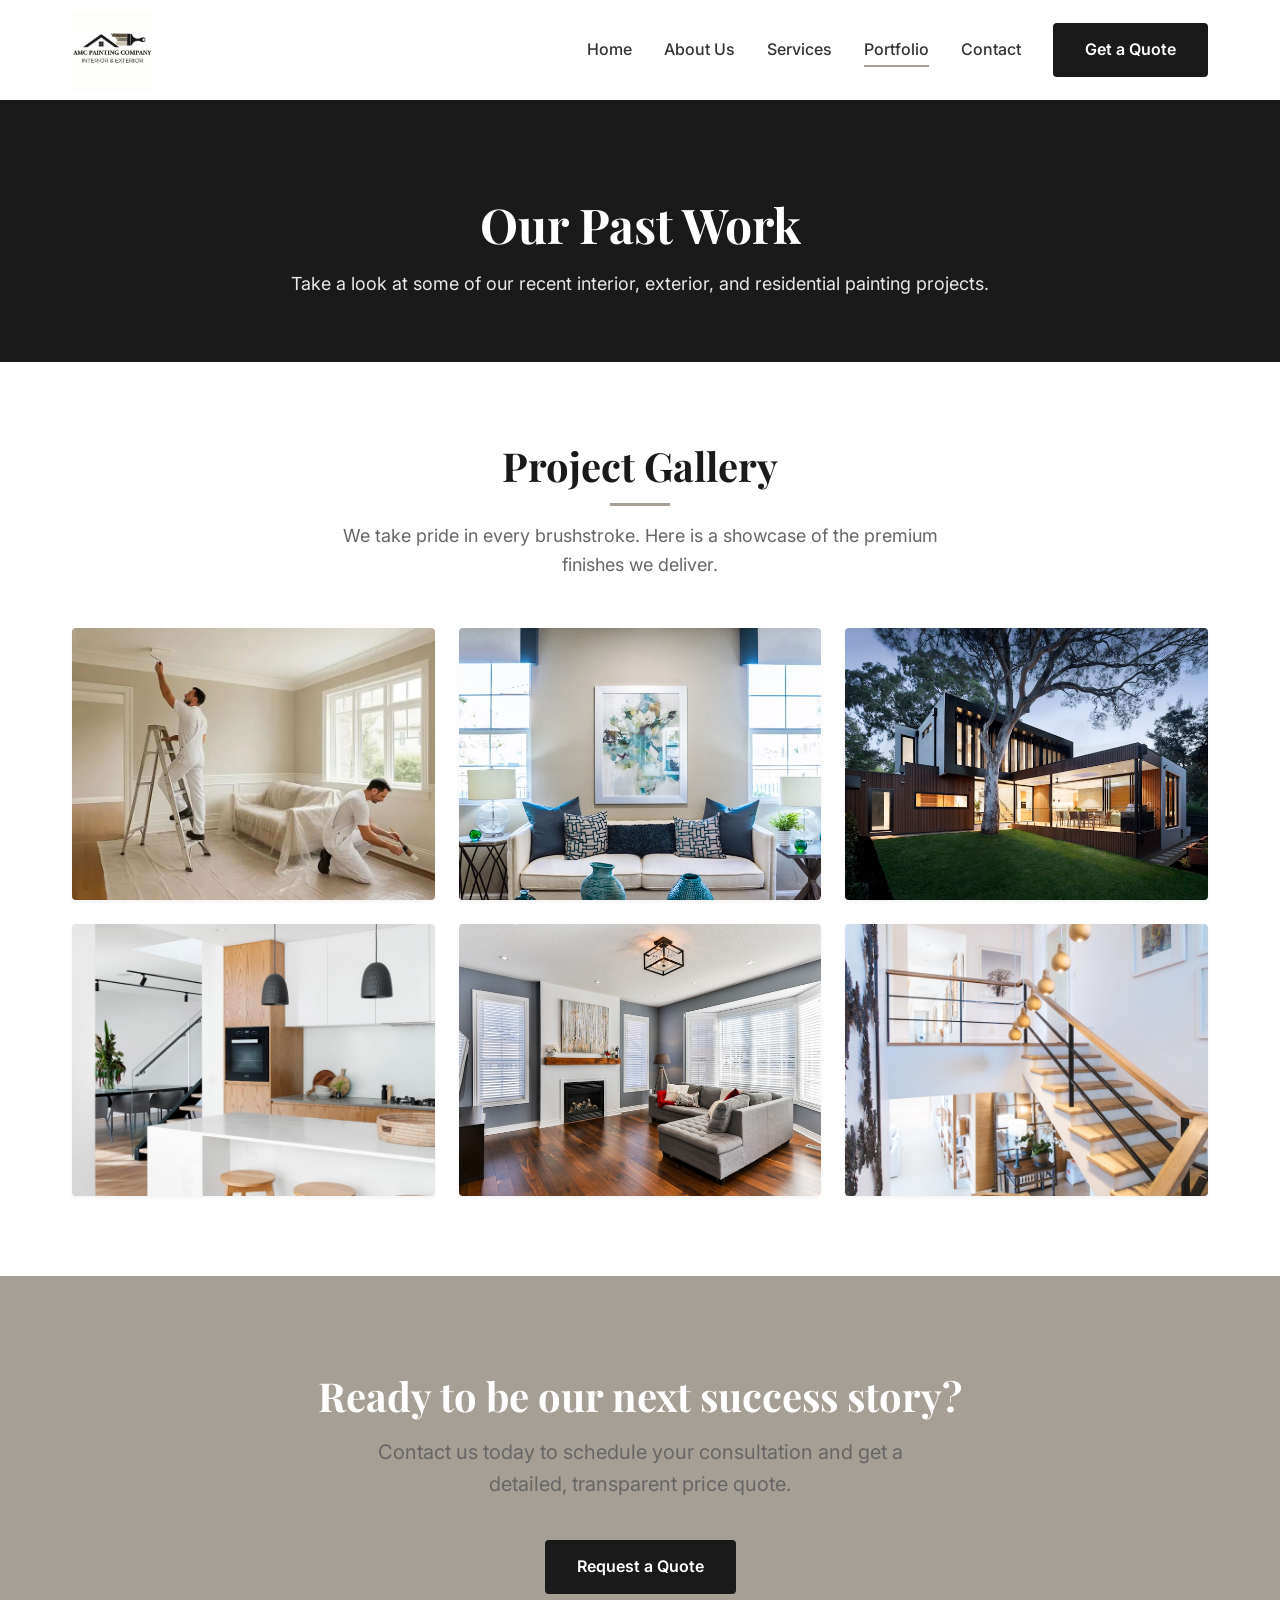
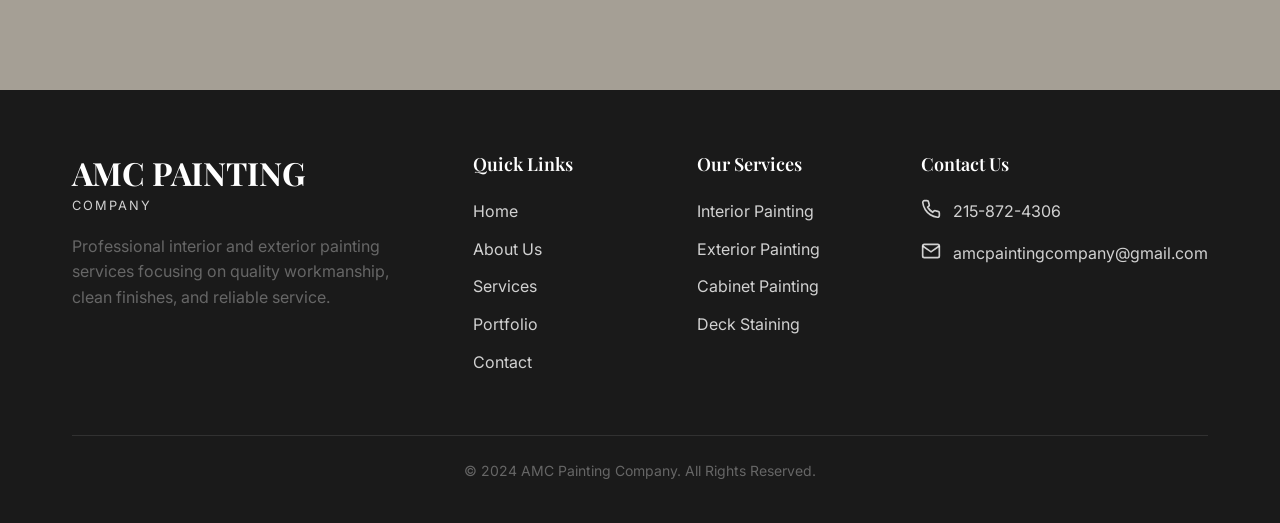
<file: portfolio.html>
<!DOCTYPE html>
<html lang="en">
<head>
    <meta charset="UTF-8">
    <meta name="viewport" content="width=device-width, initial-scale=1.0">
    <meta name="description" content="View the portfolio and past work of AMC Painting Company. See our premium interior and exterior painting projects.">
    <title>Portfolio | AMC Painting Company</title>
    
    <!-- Google Fonts -->
    <link rel="preconnect" href="https://fonts.googleapis.com">
    <link rel="preconnect" href="https://fonts.gstatic.com" crossorigin>
    <link href="https://fonts.googleapis.com/css2?family=Inter:wght@400;500;600&family=Playfair+Display:wght@400;600;700&display=swap" rel="stylesheet">
    
    <!-- Custom CSS -->
    <link rel="stylesheet" href="css/style.css">
    <style>
        .gallery-grid {
            display: grid;
            grid-template-columns: repeat(auto-fill, minmax(350px, 1fr));
            gap: 1.5rem;
            margin-top: 3rem;
        }
        .gallery-item {
            position: relative;
            border-radius: var(--radius);
            overflow: hidden;
            aspect-ratio: 4/3;
            box-shadow: var(--shadow-sm);
            transition: var(--transition);
        }
        .gallery-item:hover {
            box-shadow: var(--shadow-lg);
            transform: translateY(-5px);
        }
        .gallery-item img {
            width: 100%;
            height: 100%;
            object-fit: cover;
            transition: transform 0.5s ease;
        }
        .gallery-item:hover img {
            transform: scale(1.05);
        }
        .gallery-overlay {
            position: absolute;
            bottom: 0;
            left: 0;
            width: 100%;
            background: linear-gradient(transparent, rgba(0,0,0,0.8));
            padding: 2rem 1.5rem 1.5rem;
            color: white;
            opacity: 0;
            transition: opacity 0.3s ease;
        }
        .gallery-item:hover .gallery-overlay {
            opacity: 1;
        }
    </style>
</head>
<body>

    <!-- Header Navigation -->
    <header>
        <div class="container nav-container">
            <a href="index.html" class="logo-container">
                <img src="logo.jpg" alt="AMC Painting Company Logo" class="logo-img">
            </a>
            
            <nav class="nav-links">
                <a href="index.html" class="nav-link">Home</a>
                <a href="about.html" class="nav-link">About Us</a>
                <a href="services.html" class="nav-link">Services</a>
                <a href="portfolio.html" class="nav-link active">Portfolio</a>
                <a href="contact.html" class="nav-link">Contact</a>
                <a href="contact.html" class="btn btn-primary">Get a Quote</a>
            </nav>

            <button class="mobile-menu-btn" aria-label="Toggle navigation menu">
                <span></span>
                <span></span>
                <span></span>
            </button>
        </div>
    </header>

    <main>
        <!-- Page Hero -->
        <section class="page-hero">
            <div class="container animate-on-scroll">
                <h1 class="page-hero-title">Our Past Work</h1>
                <p class="section-subtitle" style="color: rgba(255,255,255,0.9); max-width: 700px; margin: 0 auto;">Take a look at some of our recent interior, exterior, and residential painting projects.</p>
            </div>
        </section>

        <!-- Gallery Section -->
        <section class="section bg-surface">
            <div class="container">
                <div class="text-center animate-on-scroll">
                    <h2 class="section-title">Project Gallery</h2>
                    <p class="section-subtitle">We take pride in every brushstroke. Here is a showcase of the premium finishes we deliver.</p>
                </div>
                
                <div class="gallery-grid">
                    <!-- Gallery Item 1 -->
                    <div class="gallery-item animate-on-scroll">
                        <img src="images/gallery-1.jpg" alt="Exterior Home Painting">
                        <div class="gallery-overlay">
                            <h3 style="color: white; font-size: 1.25rem; margin-bottom: 0;">Exterior Home Painting</h3>
                        </div>
                    </div>
                    
                    <!-- Gallery Item 2 -->
                    <div class="gallery-item animate-on-scroll delay-1">
                        <img src="images/gallery-2.jpg" alt="Interior Living Space">
                        <div class="gallery-overlay">
                            <h3 style="color: white; font-size: 1.25rem; margin-bottom: 0;">Modern Interior Living Space</h3>
                        </div>
                    </div>

                    <!-- Gallery Item 3 -->
                    <div class="gallery-item animate-on-scroll delay-2">
                        <img src="images/gallery-3.jpg" alt="Premium Cabinet Painting">
                        <div class="gallery-overlay">
                            <h3 style="color: white; font-size: 1.25rem; margin-bottom: 0;">Premium Cabinet Painting</h3>
                        </div>
                    </div>

                    <!-- Gallery Item 4 -->
                    <div class="gallery-item animate-on-scroll">
                        <img src="images/gallery-4.jpg" alt="Commercial Exterior">
                        <div class="gallery-overlay">
                            <h3 style="color: white; font-size: 1.25rem; margin-bottom: 0;">Commercial Exterior</h3>
                        </div>
                    </div>

                    <!-- Gallery Item 5 -->
                    <div class="gallery-item animate-on-scroll delay-1">
                        <img src="images/gallery-5.jpg" alt="Detailed Trim Work">
                        <div class="gallery-overlay">
                            <h3 style="color: white; font-size: 1.25rem; margin-bottom: 0;">Detailed Trim Work</h3>
                        </div>
                    </div>

                    <!-- Gallery Item 6 -->
                    <div class="gallery-item animate-on-scroll delay-2">
                        <img src="images/gallery-6.jpg" alt="Complete Home Makeover">
                        <div class="gallery-overlay">
                            <h3 style="color: white; font-size: 1.25rem; margin-bottom: 0;">Complete Home Makeover</h3>
                        </div>
                    </div>
                </div>
            </div>
        </section>

        <!-- Final CTA -->
        <section class="cta-section">
            <div class="container animate-on-scroll">
                <h2>Ready to be our next success story?</h2>
                <p style="font-size: 1.25rem; margin-bottom: 2.5rem; max-width: 600px; margin-left: auto; margin-right: auto;">Contact us today to schedule your consultation and get a detailed, transparent price quote.</p>
                <div style="display: flex; justify-content: center; gap: 1rem; flex-wrap: wrap;">
                    <a href="contact.html" class="btn" style="background-color: var(--primary); color: white;">Request a Quote</a>
                </div>
            </div>
        </section>
    </main>

    <!-- Footer -->
    <footer>
        <div class="container">
            <div class="footer-grid">
                <div>
                    <div class="footer-logo">
                        <h3 style="color: white; font-family: var(--font-heading); margin-bottom: 0;">AMC PAINTING</h3>
                        <span style="font-family: var(--font-body); font-size: 0.8rem; letter-spacing: 2px;">COMPANY</span>
                    </div>
                    <p class="footer-desc">Professional interior and exterior painting services focusing on quality workmanship, clean finishes, and reliable service.</p>
                </div>
                
                <div>
                    <h4 class="footer-heading">Quick Links</h4>
                    <ul class="footer-links">
                        <li><a href="index.html">Home</a></li>
                        <li><a href="about.html">About Us</a></li>
                        <li><a href="services.html">Services</a></li>
                        <li><a href="portfolio.html">Portfolio</a></li>
                        <li><a href="contact.html">Contact</a></li>
                    </ul>
                </div>
                
                <div>
                    <h4 class="footer-heading">Our Services</h4>
                    <ul class="footer-links">
                        <li><a href="services.html">Interior Painting</a></li>
                        <li><a href="services.html">Exterior Painting</a></li>
                        <li><a href="services.html">Cabinet Painting</a></li>
                        <li><a href="services.html">Deck Staining</a></li>
                    </ul>
                </div>
                
                <div>
                    <h4 class="footer-heading">Contact Us</h4>
                    <ul class="footer-contact">
                        <li>
                            <svg width="20" height="20" viewBox="0 0 24 24" fill="none" stroke="currentColor" stroke-width="2"><path d="M22 16.92v3a2 2 0 0 1-2.18 2 19.79 19.79 0 0 1-8.63-3.07 19.5 19.5 0 0 1-6-6 19.79 19.79 0 0 1-3.07-8.67A2 2 0 0 1 4.11 2h3a2 2 0 0 1 2 1.72 12.84 12.84 0 0 0 .7 2.81 2 2 0 0 1-.45 2.11L8.09 9.91a16 16 0 0 0 6 6l1.27-1.27a2 2 0 0 1 2.11-.45 12.84 12.84 0 0 0 2.81.7A2 2 0 0 1 22 16.92z"/></svg>
                            215-872-4306
                        </li>
                        <li>
                            <svg width="20" height="20" viewBox="0 0 24 24" fill="none" stroke="currentColor" stroke-width="2"><path d="M4 4h16c1.1 0 2 .9 2 2v12c0 1.1-.9 2-2 2H4c-1.1 0-2-.9-2-2V6c0-1.1.9-2 2-2z"/><polyline points="22,6 12,13 2,6"/></svg>
                            amcpaintingcompany@gmail.com
                        </li>
                    </ul>
                </div>
            </div>
            
            <div class="footer-bottom">
                <p>&copy; 2024 AMC Painting Company. All Rights Reserved.</p>
            </div>
        </div>
    </footer>

    <!-- Custom JS -->
    <script src="js/script.js"></script>
</body>
</html>
</file>
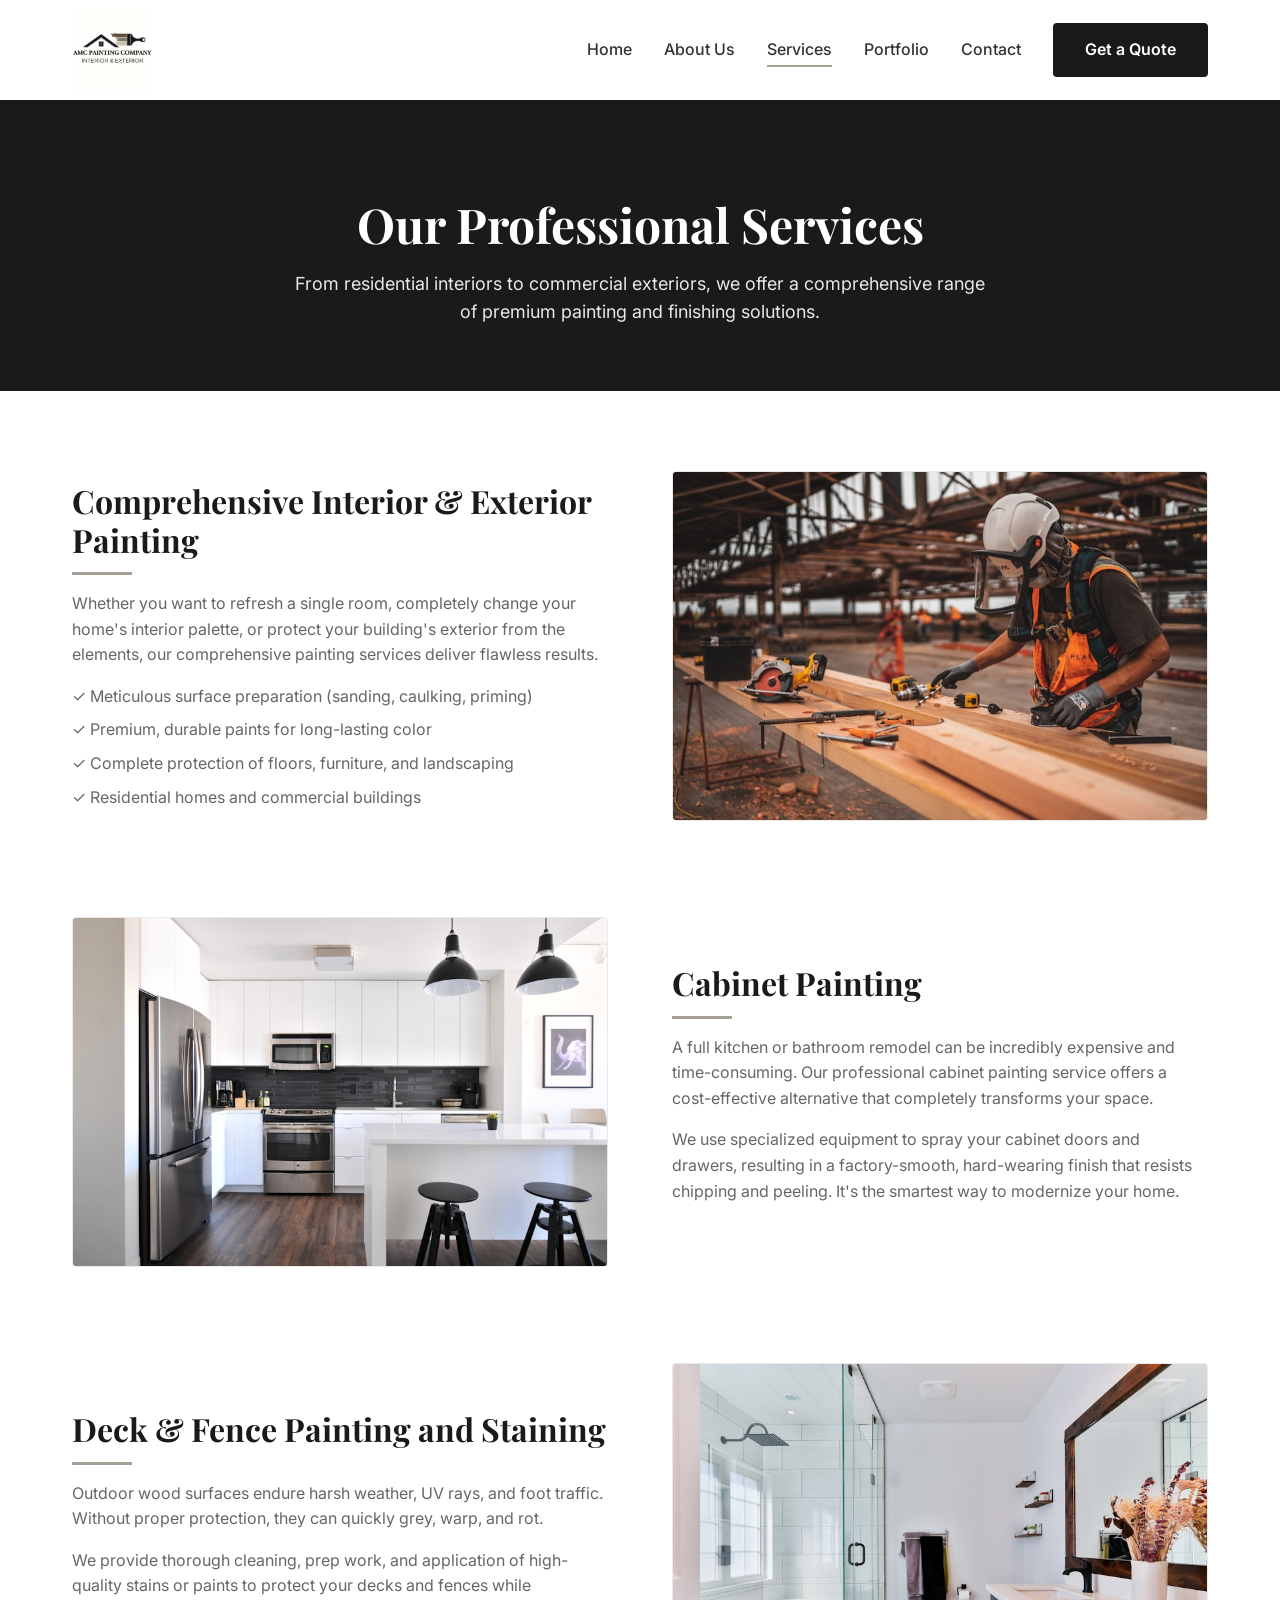
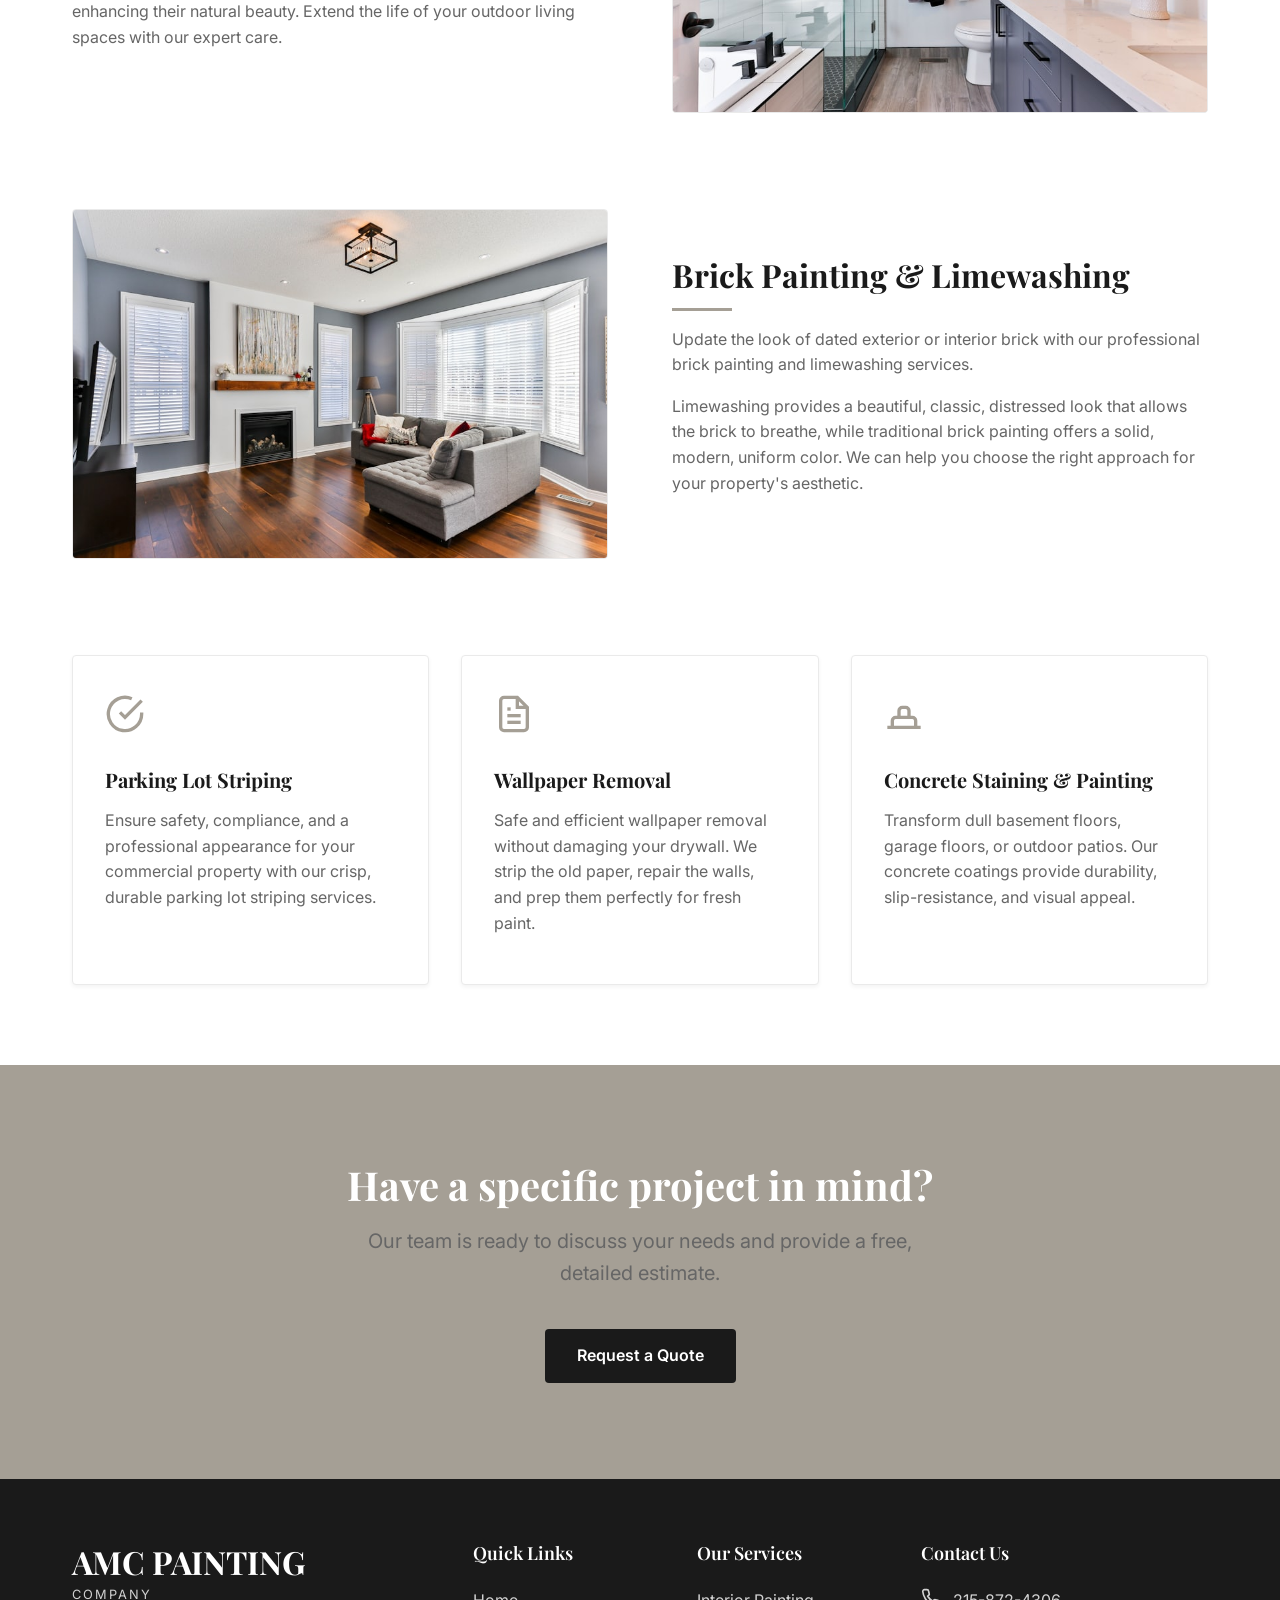
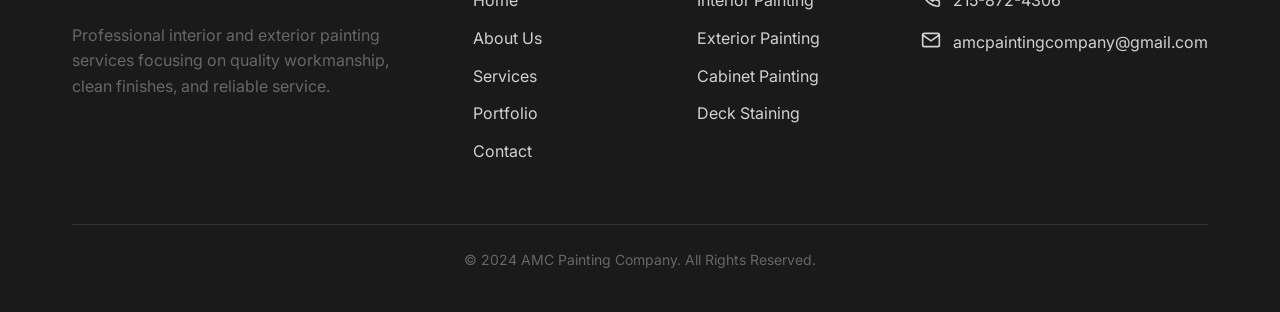
<file: services.html>
<!DOCTYPE html>
<html lang="en">
<head>
    <meta charset="UTF-8">
    <meta name="viewport" content="width=device-width, initial-scale=1.0">
    <meta name="description" content="Explore the comprehensive painting services offered by AMC Painting Company, including interior/exterior painting, cabinet painting, deck staining, and more.">
    <title>Our Services | AMC Painting Company</title>
    
    <!-- Google Fonts -->
    <link rel="preconnect" href="https://fonts.googleapis.com">
    <link rel="preconnect" href="https://fonts.gstatic.com" crossorigin>
    <link href="https://fonts.googleapis.com/css2?family=Inter:wght@400;500;600&family=Playfair+Display:wght@400;600;700&display=swap" rel="stylesheet">
    
    <!-- Custom CSS -->
    <link rel="stylesheet" href="css/style.css">
</head>
<body>

    <!-- Header Navigation -->
    <header>
        <div class="container nav-container">
            <a href="index.html" class="logo-container">
                <img src="logo.jpg" alt="AMC Painting Company Logo" class="logo-img">
            </a>
            
            <nav class="nav-links">
                <a href="index.html" class="nav-link">Home</a>
                <a href="about.html" class="nav-link">About Us</a>
                <a href="services.html" class="nav-link active">Services</a>
                <a href="portfolio.html" class="nav-link">Portfolio</a>
                <a href="contact.html" class="nav-link">Contact</a>
                <a href="contact.html" class="btn btn-primary">Get a Quote</a>
            </nav>

            <button class="mobile-menu-btn" aria-label="Toggle navigation menu">
                <span></span>
                <span></span>
                <span></span>
            </button>
        </div>
    </header>

    <main>
        <!-- Page Hero -->
        <section class="page-hero">
            <div class="container animate-on-scroll">
                <h1 class="page-hero-title">Our Professional Services</h1>
                <p class="section-subtitle" style="color: rgba(255,255,255,0.9); max-width: 700px; margin: 0 auto;">From residential interiors to commercial exteriors, we offer a comprehensive range of premium painting and finishing solutions.</p>
            </div>
        </section>

        <!-- Services Detailed List -->
        <section class="section bg-surface">
            <div class="container">
                
                <!-- Service 1: Interior/Exterior -->
                <div class="grid grid-2 animate-on-scroll" style="align-items: center; gap: 4rem; margin-bottom: 6rem;">
                    <div>
                        <h2 class="section-title left" style="font-size: 2rem;">Comprehensive Interior & Exterior Painting</h2>
                        <p>Whether you want to refresh a single room, completely change your home's interior palette, or protect your building's exterior from the elements, our comprehensive painting services deliver flawless results.</p>
                        <ul style="margin-top: 1rem; display: grid; gap: 0.5rem; color: var(--text-muted);">
                            <li>✓ Meticulous surface preparation (sanding, caulking, priming)</li>
                            <li>✓ Premium, durable paints for long-lasting color</li>
                            <li>✓ Complete protection of floors, furniture, and landscaping</li>
                            <li>✓ Residential homes and commercial buildings</li>
                        </ul>
                    </div>
                    <div style="width: 100%; height: 350px; background-color: var(--accent); border-radius: var(--radius); overflow: hidden; border: 1px solid var(--border); position: relative;">
                        <img src="images/service-interior.jpg" alt="Interior and Exterior Painting" style="width: 100%; height: 100%; object-fit: cover; position: absolute; top: 0; left: 0;">
                    </div>
                </div>

                <!-- Service 2: Cabinets -->
                <div class="grid grid-2 animate-on-scroll" style="align-items: center; gap: 4rem; margin-bottom: 6rem;">
                    <div style="order: 2;">
                        <h2 class="section-title left" style="font-size: 2rem;">Cabinet Painting</h2>
                        <p>A full kitchen or bathroom remodel can be incredibly expensive and time-consuming. Our professional cabinet painting service offers a cost-effective alternative that completely transforms your space.</p>
                        <p>We use specialized equipment to spray your cabinet doors and drawers, resulting in a factory-smooth, hard-wearing finish that resists chipping and peeling. It's the smartest way to modernize your home.</p>
                    </div>
                    <div style="order: 1; width: 100%; height: 350px; background-color: var(--background); border-radius: var(--radius); overflow: hidden; border: 1px solid var(--border); position: relative;">
                        <img src="images/service-cabinet.jpg" alt="Cabinet Painting" style="width: 100%; height: 100%; object-fit: cover; position: absolute; top: 0; left: 0;">
                    </div>
                </div>

                <!-- Service 3: Deck & Fence -->
                <div class="grid grid-2 animate-on-scroll" style="align-items: center; gap: 4rem; margin-bottom: 6rem;">
                    <div>
                        <h2 class="section-title left" style="font-size: 2rem;">Deck & Fence Painting and Staining</h2>
                        <p>Outdoor wood surfaces endure harsh weather, UV rays, and foot traffic. Without proper protection, they can quickly grey, warp, and rot.</p>
                        <p>We provide thorough cleaning, prep work, and application of high-quality stains or paints to protect your decks and fences while enhancing their natural beauty. Extend the life of your outdoor living spaces with our expert care.</p>
                    </div>
                    <div style="width: 100%; height: 350px; background-color: var(--accent); border-radius: var(--radius); overflow: hidden; border: 1px solid var(--border); position: relative;">
                        <img src="images/service-exterior.jpg" alt="Deck and Fence Painting" style="width: 100%; height: 100%; object-fit: cover; position: absolute; top: 0; left: 0;">
                    </div>
                </div>

                <!-- Service 4: Brick & Limewash -->
                <div class="grid grid-2 animate-on-scroll" style="align-items: center; gap: 4rem; margin-bottom: 6rem;">
                    <div style="order: 2;">
                        <h2 class="section-title left" style="font-size: 2rem;">Brick Painting & Limewashing</h2>
                        <p>Update the look of dated exterior or interior brick with our professional brick painting and limewashing services.</p>
                        <p>Limewashing provides a beautiful, classic, distressed look that allows the brick to breathe, while traditional brick painting offers a solid, modern, uniform color. We can help you choose the right approach for your property's aesthetic.</p>
                    </div>
                    <div style="order: 1; width: 100%; height: 350px; background-color: var(--background); border-radius: var(--radius); overflow: hidden; border: 1px solid var(--border); position: relative;">
                        <img src="images/gallery-5.jpg" alt="Brick Painting and Limewashing" style="width: 100%; height: 100%; object-fit: cover; position: absolute; top: 0; left: 0;">
                    </div>
                </div>

                <!-- Service Grid (Smaller Services) -->
                <div class="grid grid-3" style="margin-top: 4rem;">
                    <!-- Parking Lot -->
                    <div class="card animate-on-scroll">
                        <div class="card-icon">
                            <svg width="40" height="40" viewBox="0 0 24 24" fill="none" stroke="currentColor" stroke-width="2"><path d="M22 11.08V12a10 10 0 1 1-5.93-9.14"></path><polyline points="22 4 12 14.01 9 11.01"></polyline></svg>
                        </div>
                        <h3 class="card-title">Parking Lot Striping</h3>
                        <p>Ensure safety, compliance, and a professional appearance for your commercial property with our crisp, durable parking lot striping services.</p>
                    </div>
                    
                    <!-- Wallpaper -->
                    <div class="card animate-on-scroll delay-1">
                        <div class="card-icon">
                            <svg width="40" height="40" viewBox="0 0 24 24" fill="none" stroke="currentColor" stroke-width="2"><path d="M14 2H6a2 2 0 0 0-2 2v16a2 2 0 0 0 2 2h12a2 2 0 0 0 2-2V8z"></path><polyline points="14 2 14 8 20 8"></polyline><line x1="16" y1="13" x2="8" y2="13"></line><line x1="16" y1="17" x2="8" y2="17"></line><polyline points="10 9 9 9 8 9"></polyline></svg>
                        </div>
                        <h3 class="card-title">Wallpaper Removal</h3>
                        <p>Safe and efficient wallpaper removal without damaging your drywall. We strip the old paper, repair the walls, and prep them perfectly for fresh paint.</p>
                    </div>

                    <!-- Concrete -->
                    <div class="card animate-on-scroll delay-2">
                        <div class="card-icon">
                            <svg width="40" height="40" viewBox="0 0 24 24" fill="none" stroke="currentColor" stroke-width="2"><path d="M2 20h20"/><path d="M5 20v-4a2 2 0 0 1 2-2h10a2 2 0 0 1 2 2v4"/><path d="M9 14v-4a2 2 0 0 1 2-2h2a2 2 0 0 1 2 2v4"/></svg>
                        </div>
                        <h3 class="card-title">Concrete Staining & Painting</h3>
                        <p>Transform dull basement floors, garage floors, or outdoor patios. Our concrete coatings provide durability, slip-resistance, and visual appeal.</p>
                    </div>
                </div>

            </div>
        </section>

        <!-- Final CTA -->
        <section class="cta-section">
            <div class="container animate-on-scroll">
                <h2>Have a specific project in mind?</h2>
                <p style="font-size: 1.25rem; margin-bottom: 2.5rem; max-width: 600px; margin-left: auto; margin-right: auto;">Our team is ready to discuss your needs and provide a free, detailed estimate.</p>
                <div style="display: flex; justify-content: center; gap: 1rem; flex-wrap: wrap;">
                    <a href="contact.html" class="btn" style="background-color: var(--primary); color: white;">Request a Quote</a>
                </div>
            </div>
        </section>
    </main>

    <!-- Footer -->
    <footer>
        <div class="container">
            <div class="footer-grid">
                <div>
                    <div class="footer-logo">
                        <h3 style="color: white; font-family: var(--font-heading); margin-bottom: 0;">AMC PAINTING</h3>
                        <span style="font-family: var(--font-body); font-size: 0.8rem; letter-spacing: 2px;">COMPANY</span>
                    </div>
                    <p class="footer-desc">Professional interior and exterior painting services focusing on quality workmanship, clean finishes, and reliable service.</p>
                </div>
                
                <div>
                    <h4 class="footer-heading">Quick Links</h4>
                    <ul class="footer-links">
                        <li><a href="index.html">Home</a></li>
                        <li><a href="about.html">About Us</a></li>
                        <li><a href="services.html">Services</a></li>
                        <li><a href="portfolio.html">Portfolio</a></li>
                        <li><a href="contact.html">Contact</a></li>
                    </ul>
                </div>
                
                <div>
                    <h4 class="footer-heading">Our Services</h4>
                    <ul class="footer-links">
                        <li><a href="services.html">Interior Painting</a></li>
                        <li><a href="services.html">Exterior Painting</a></li>
                        <li><a href="services.html">Cabinet Painting</a></li>
                        <li><a href="services.html">Deck Staining</a></li>
                    </ul>
                </div>
                
                <div>
                    <h4 class="footer-heading">Contact Us</h4>
                    <ul class="footer-contact">
                        <li>
                            <svg width="20" height="20" viewBox="0 0 24 24" fill="none" stroke="currentColor" stroke-width="2"><path d="M22 16.92v3a2 2 0 0 1-2.18 2 19.79 19.79 0 0 1-8.63-3.07 19.5 19.5 0 0 1-6-6 19.79 19.79 0 0 1-3.07-8.67A2 2 0 0 1 4.11 2h3a2 2 0 0 1 2 1.72 12.84 12.84 0 0 0 .7 2.81 2 2 0 0 1-.45 2.11L8.09 9.91a16 16 0 0 0 6 6l1.27-1.27a2 2 0 0 1 2.11-.45 12.84 12.84 0 0 0 2.81.7A2 2 0 0 1 22 16.92z"/></svg>
                            215-872-4306
                        </li>
                        <li>
                            <svg width="20" height="20" viewBox="0 0 24 24" fill="none" stroke="currentColor" stroke-width="2"><path d="M4 4h16c1.1 0 2 .9 2 2v12c0 1.1-.9 2-2 2H4c-1.1 0-2-.9-2-2V6c0-1.1.9-2 2-2z"/><polyline points="22,6 12,13 2,6"/></svg>
                            amcpaintingcompany@gmail.com
                        </li>
                    </ul>
                </div>
            </div>
            
            <div class="footer-bottom">
                <p>&copy; 2024 AMC Painting Company. All Rights Reserved.</p>
            </div>
        </div>
    </footer>

    <!-- Custom JS -->
    <script src="js/script.js"></script>
</body>
</html>
</file>
<file: css/style.css>
/* ==========================================================================
   CSS VARIABLES & DESIGN SYSTEM
   ========================================================================== */
:root {
  /* Colors */
  --primary: #1a1a1a;
  --primary-hover: #333333;
  --secondary: #a59f95;
  --secondary-hover: #8f887d;
  --accent: #d1cec7;
  --background: #fafafa;
  --surface: #ffffff;
  
  /* Text Colors */
  --text-main: #333333;
  --text-muted: #666666;
  --text-light: #ffffff;
  --border: #eaeaea;

  /* Typography */
  --font-heading: 'Playfair Display', serif;
  --font-body: 'Inter', sans-serif;
  
  /* Spacing */
  --section-padding: 5rem 0;
  --container-padding: 0 2rem;
  
  /* Dimensions */
  --max-width: 1200px;
  --header-height: 100px;
  
  /* Effects */
  --radius: 4px;
  --shadow-sm: 0 2px 4px rgba(0,0,0,0.05);
  --shadow-md: 0 4px 12px rgba(0,0,0,0.08);
  --shadow-lg: 0 10px 24px rgba(0,0,0,0.12);
  --transition: all 0.3s ease;
}

/* ==========================================================================
   RESET & GLOBAL
   ========================================================================== */
*, *::before, *::after {
  box-sizing: border-box;
  margin: 0;
  padding: 0;
}

html {
  scroll-behavior: smooth;
  font-size: 16px;
}

body {
  font-family: var(--font-body);
  color: var(--text-main);
  background-color: var(--background);
  line-height: 1.6;
  overflow-x: hidden;
}

img {
  max-width: 100%;
  height: auto;
  display: block;
}

a {
  text-decoration: none;
  color: inherit;
  transition: var(--transition);
}

ul {
  list-style: none;
}

.container {
  max-width: var(--max-width);
  margin: 0 auto;
  padding: var(--container-padding);
}

/* ==========================================================================
   TYPOGRAPHY
   ========================================================================== */
h1, h2, h3, h4, h5, h6 {
  font-family: var(--font-heading);
  font-weight: 700;
  line-height: 1.2;
  color: var(--primary);
  margin-bottom: 1rem;
}

h1 { font-size: 3.5rem; }
h2 { font-size: 2.5rem; }
h3 { font-size: 2rem; }
h4 { font-size: 1.5rem; }

p {
  margin-bottom: 1rem;
  color: var(--text-muted);
}

.text-center { text-align: center; }
.section-title {
  font-size: 2.5rem;
  margin-bottom: 1rem;
  position: relative;
  padding-bottom: 1rem;
}
.section-title::after {
  content: '';
  position: absolute;
  bottom: 0;
  left: 50%;
  transform: translateX(-50%);
  width: 60px;
  height: 3px;
  background-color: var(--secondary);
}
.section-title.left::after {
  left: 0;
  transform: none;
}
.section-subtitle {
  font-size: 1.125rem;
  color: var(--text-muted);
  max-width: 600px;
  margin: 0 auto 3rem;
}
.section-subtitle.left {
  margin: 0 0 3rem 0;
}

/* ==========================================================================
   BUTTONS
   ========================================================================== */
.btn {
  display: inline-block;
  padding: 0.875rem 2rem;
  font-weight: 600;
  border-radius: var(--radius);
  cursor: pointer;
  border: none;
  font-family: var(--font-body);
  transition: var(--transition);
  text-align: center;
}

.btn-primary {
  background-color: var(--primary);
  color: var(--text-light);
}

.btn-primary:hover {
  background-color: var(--primary-hover);
  color: var(--text-light);
}

.btn-secondary {
  background-color: var(--secondary);
  color: var(--text-light);
}

.btn-secondary:hover {
  background-color: var(--secondary-hover);
  color: var(--text-light);
}

.btn-outline {
  background-color: transparent;
  border: 2px solid var(--primary);
  color: var(--primary);
}

.btn-outline:hover {
  background-color: var(--primary);
  color: var(--text-light);
}

/* ==========================================================================
   HEADER & NAVIGATION
   ========================================================================== */
header {
  background-color: var(--surface);
  box-shadow: var(--shadow-sm);
  position: fixed;
  top: 0;
  left: 0;
  width: 100%;
  z-index: 1000;
  height: var(--header-height);
  transition: var(--transition);
}

header.scrolled {
  box-shadow: var(--shadow-md);
}

.nav-container {
  display: flex;
  justify-content: space-between;
  align-items: center;
  height: 100%;
}

.logo-container {
  display: flex;
  align-items: center;
  gap: 1rem;
}

.logo-img {
  height: 80px; /* Adjusted based on logo proportions for better visibility */
}

.nav-links {
  display: flex;
  align-items: center;
  gap: 2rem;
}

.nav-link {
  font-weight: 500;
  color: var(--text-main);
  position: relative;
}

.nav-link::after {
  content: '';
  position: absolute;
  bottom: -4px;
  left: 0;
  width: 0;
  height: 2px;
  background-color: var(--secondary);
  transition: var(--transition);
}

.nav-link:hover::after, .nav-link.active::after {
  width: 100%;
}

.mobile-menu-btn {
  display: none;
  background: none;
  border: none;
  cursor: pointer;
  padding: 0.5rem;
}

.mobile-menu-btn span {
  display: block;
  width: 25px;
  height: 3px;
  background-color: var(--primary);
  margin: 5px 0;
  transition: var(--transition);
}

/* ==========================================================================
   LAYOUTS & COMPONENTS
   ========================================================================== */
main {
  margin-top: var(--header-height);
}

.section {
  padding: var(--section-padding);
}

.bg-surface {
  background-color: var(--surface);
}

.bg-dark {
  background-color: var(--primary);
  color: var(--text-light);
}

.bg-dark h1, .bg-dark h2, .bg-dark h3, .bg-dark h4 {
  color: var(--text-light);
}

.bg-dark p {
  color: rgba(255, 255, 255, 0.8);
}

.grid {
  display: grid;
  gap: 2rem;
}

.grid-2 { grid-template-columns: repeat(2, 1fr); }
.grid-3 { grid-template-columns: repeat(3, 1fr); }
.grid-4 { grid-template-columns: repeat(4, 1fr); }

/* Cards */
.card {
  background: var(--surface);
  border-radius: var(--radius);
  box-shadow: var(--shadow-sm);
  padding: 2rem;
  transition: var(--transition);
  border: 1px solid var(--border);
  height: 100%;
}

.card:hover {
  box-shadow: var(--shadow-lg);
  transform: translateY(-5px);
}

.card-icon {
  font-size: 2.5rem;
  color: var(--secondary);
  margin-bottom: 1rem;
}

.card-title {
  font-size: 1.25rem;
  margin-bottom: 1rem;
}

/* Form */
.form-group {
  margin-bottom: 1.5rem;
}

.form-label {
  display: block;
  margin-bottom: 0.5rem;
  font-weight: 500;
  color: var(--text-main);
}

.form-control {
  width: 100%;
  padding: 0.875rem 1rem;
  border: 1px solid var(--border);
  border-radius: var(--radius);
  font-family: var(--font-body);
  font-size: 1rem;
  transition: var(--transition);
  background-color: var(--background);
}

.form-control:focus {
  outline: none;
  border-color: var(--secondary);
  box-shadow: 0 0 0 3px rgba(165, 159, 149, 0.1);
}

textarea.form-control {
  min-height: 120px;
  resize: vertical;
}

/* ==========================================================================
   SPECIFIC SECTIONS (HOME)
   ========================================================================== */
/* Hero */
.hero {
  min-height: calc(100vh - var(--header-height));
  display: flex;
  align-items: center;
  position: relative;
  background-color: var(--primary);
  color: var(--text-light);
  overflow: hidden;
}

.hero::before {
  content: '';
  position: absolute;
  top: 0;
  left: 0;
  width: 100%;
  height: 100%;
  background: linear-gradient(rgba(26, 26, 26, 0.8), rgba(26, 26, 26, 0.7)), url('../images/hero-bg.jpg') center/cover no-repeat; /* Placeholder for bg image */
  z-index: 1;
}

.hero-content {
  position: relative;
  z-index: 2;
  max-width: 800px;
}

.hero-title {
  color: var(--text-light);
  margin-bottom: 1.5rem;
  font-size: 4rem;
}

.hero-subtitle {
  color: rgba(255, 255, 255, 0.9);
  font-size: 1.25rem;
  margin-bottom: 2rem;
}

.hero-buttons {
  display: flex;
  gap: 1rem;
}

/* Page Hero (Internal Pages) */
.page-hero {
  padding: 6rem 0 4rem;
  background-color: var(--primary);
  color: var(--text-light);
  text-align: center;
}

.page-hero-title {
  color: var(--text-light);
  font-size: 3rem;
  margin-bottom: 1rem;
}

/* Trust / Reviews */
.review-card {
  text-align: left;
}
.review-stars {
  color: #fbbf24;
  margin-bottom: 1rem;
}
.review-text {
  font-style: italic;
  margin-bottom: 1.5rem;
}
.review-author {
  font-weight: 600;
  color: var(--primary);
}

/* CTA Section */
.cta-section {
  background-color: var(--secondary);
  color: var(--text-light);
  text-align: center;
  padding: 6rem 0;
}
.cta-section h2 {
  color: var(--text-light);
  margin-bottom: 1rem;
}

/* ==========================================================================
   FOOTER
   ========================================================================== */
footer {
  background-color: var(--primary);
  color: rgba(255, 255, 255, 0.8);
  padding: 4rem 0 0;
}

.footer-grid {
  display: grid;
  grid-template-columns: 2fr 1fr 1fr 1fr;
  gap: 3rem;
  margin-bottom: 3rem;
}

.footer-logo {
  margin-bottom: 1rem;
}
.footer-logo img {
  height: 40px;
  filter: brightness(0) invert(1);
}

.footer-desc {
  margin-bottom: 1.5rem;
}

.footer-heading {
  color: var(--text-light);
  font-size: 1.125rem;
  margin-bottom: 1.5rem;
  font-weight: 600;
}

.footer-links li {
  margin-bottom: 0.75rem;
}

.footer-links a {
  color: rgba(255, 255, 255, 0.8);
}

.footer-links a:hover {
  color: var(--text-light);
  padding-left: 5px;
}

.footer-contact li {
  display: flex;
  align-items: flex-start;
  gap: 0.75rem;
  margin-bottom: 1rem;
}

.footer-bottom {
  text-align: center;
  padding: 1.5rem 0;
  border-top: 1px solid rgba(255, 255, 255, 0.1);
  font-size: 0.875rem;
}

/* ==========================================================================
   UTILITIES
   ========================================================================== */
.animate-on-scroll {
  opacity: 0;
  transform: translateY(30px);
  transition: opacity 0.6s ease-out, transform 0.6s ease-out;
}

.animate-on-scroll.visible {
  opacity: 1;
  transform: translateY(0);
}

.delay-1 { transition-delay: 0.1s; }
.delay-2 { transition-delay: 0.2s; }
.delay-3 { transition-delay: 0.3s; }

/* ==========================================================================
   MEDIA QUERIES (RESPONSIVE)
   ========================================================================== */
@media (max-width: 1024px) {
  .hero-title { font-size: 3.5rem; }
  h1 { font-size: 3rem; }
  .grid-4 { grid-template-columns: repeat(2, 1fr); }
  .footer-grid { grid-template-columns: 1fr 1fr; }
}

@media (max-width: 768px) {
  :root {
    --section-padding: 4rem 0;
  }
  
  .mobile-menu-btn {
    display: block;
    z-index: 1001;
  }
  
  .nav-links {
    position: fixed;
    top: 0;
    right: -100%;
    width: 80%;
    max-width: 400px;
    height: 100vh;
    background-color: var(--surface);
    flex-direction: column;
    justify-content: center;
    align-items: center;
    box-shadow: -5px 0 15px rgba(0,0,0,0.1);
    transition: var(--transition);
    z-index: 1000;
  }
  
  .nav-links.active {
    right: 0;
  }
  
  .nav-links .btn {
    margin-top: 1rem;
  }
  
  .hero-title { font-size: 2.5rem; }
  .hero-buttons { flex-direction: column; }
  .hero-buttons .btn { width: 100%; }
  
  .grid-3 { grid-template-columns: repeat(1, 1fr); }
  .grid-2 { grid-template-columns: 1fr; }
  
  .footer-grid { grid-template-columns: 1fr; gap: 2rem; }
}

@media (max-width: 480px) {
  .hero-title { font-size: 2rem; }
  h2 { font-size: 2rem; }
  .section-title { font-size: 2rem; }
}
</file>
